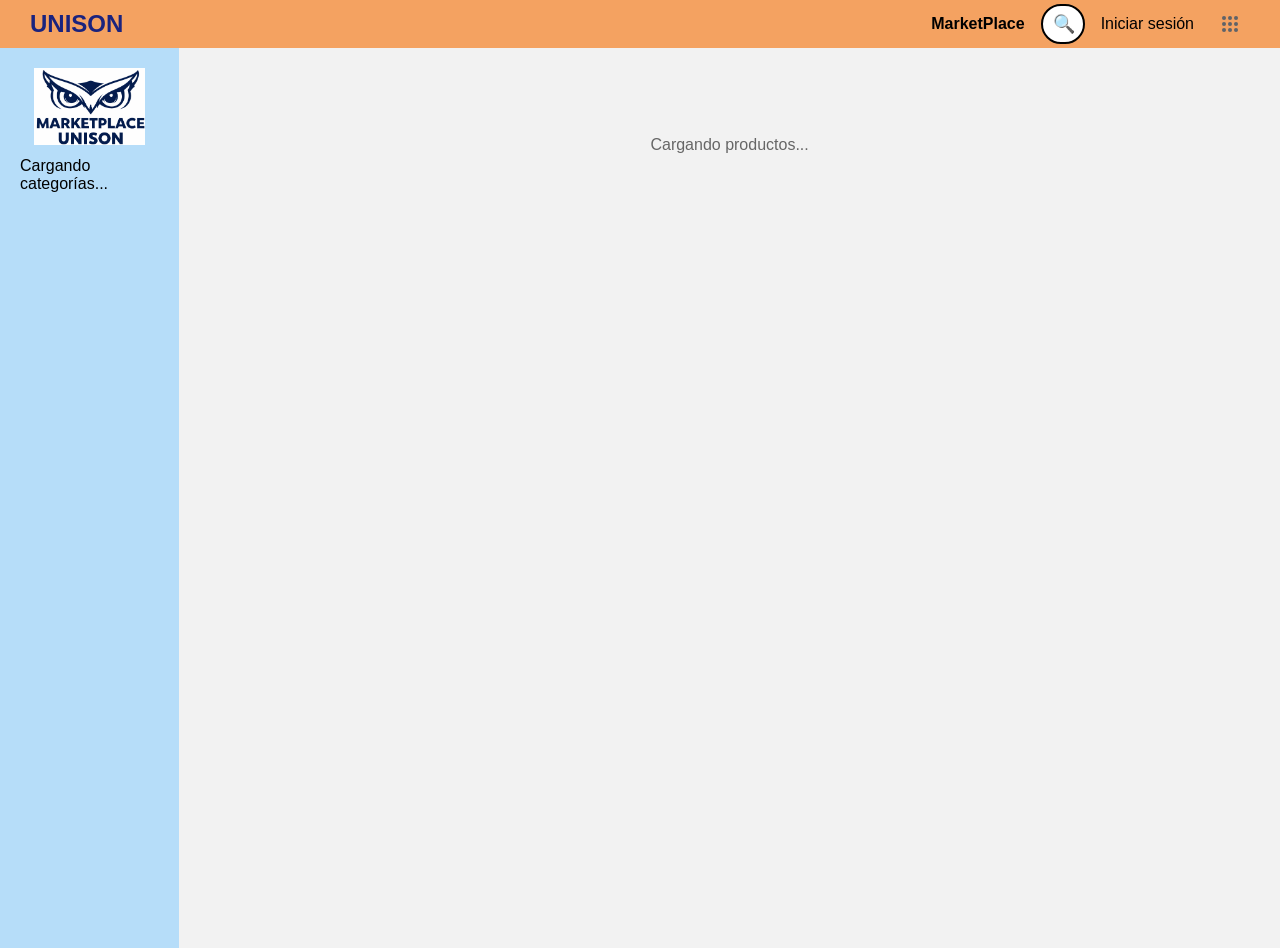
<file: index.html>
<!DOCTYPE html>
<html lang="en">
<head>
    <meta charset="UTF-8">
    <title>Redirecting...</title>
    <script type="text/javascript">
        window.location.href = "/html/main.html";
    </script>
</head>
<body>
    <p>If you are not redirected, <a href="/html/main.html">click here</a>.</p>
</body>
</html>
</file>
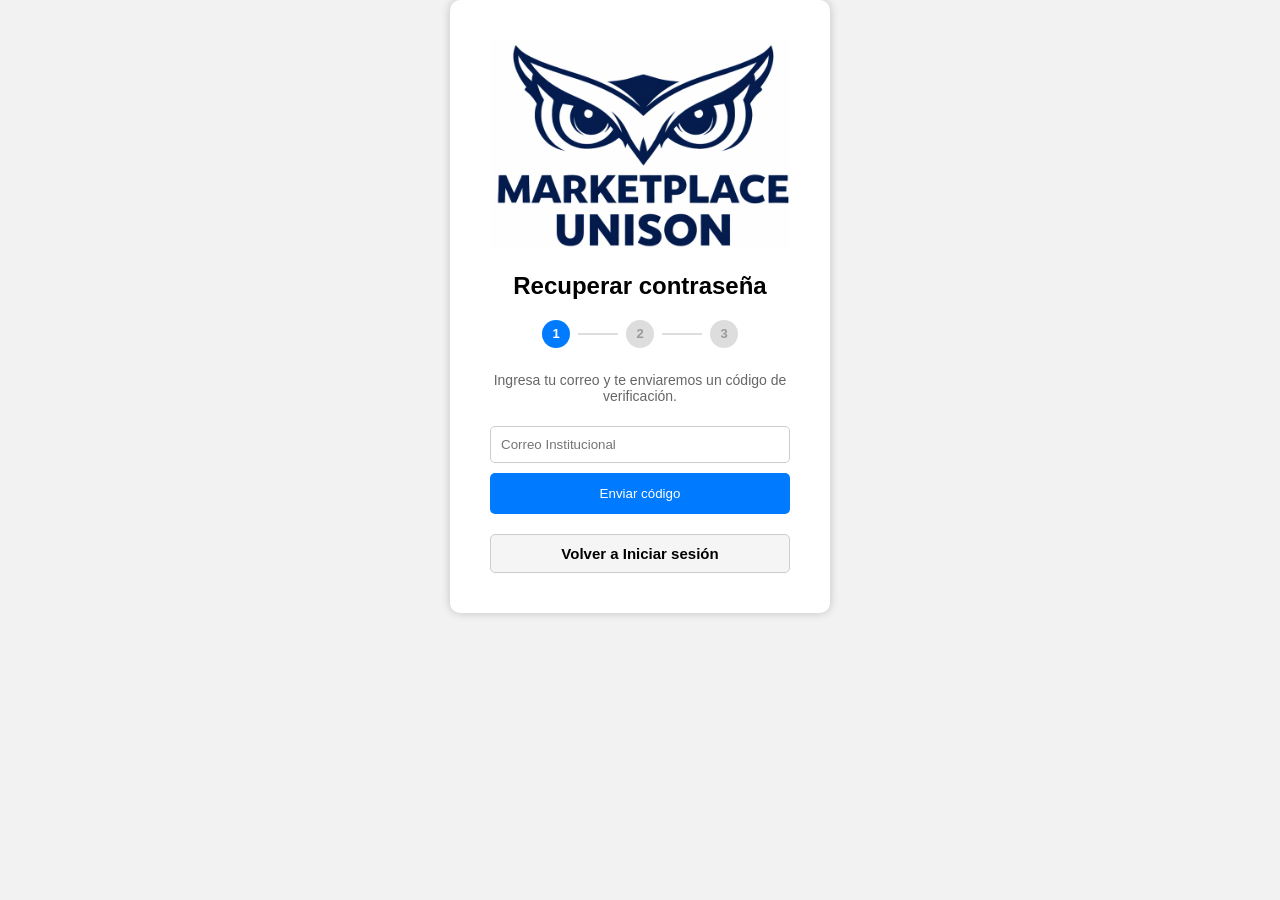
<file: html/accountRecovery.html>
<!DOCTYPE html>
<html lang="es">
<head>
    <meta charset="UTF-8">
    <meta name="viewport" content="width=device-width, initial-scale=1.0">
    <link rel="stylesheet" href="../css/styleLogin.css">
    <title>Recuperación de cuenta</title>
    <style>
        /* Indicador de pasos */
        .pasos {
            display: flex;
            justify-content: center;
            align-items: center;
            gap: 8px;
            margin-bottom: 24px;
        }
        .paso {
            width: 28px;
            height: 28px;
            border-radius: 50%;
            background: #ddd;
            color: #999;
            font-size: 13px;
            font-weight: bold;
            display: flex;
            align-items: center;
            justify-content: center;
        }
        .paso.activo {
            background: #007BFF;
            color: white;
        }
        .paso.completo {
            background: #28a745;
            color: white;
        }
        .linea-paso {
            flex: 1;
            height: 2px;
            background: #ddd;
            max-width: 40px;
        }
        .linea-paso.completa {
            background: #28a745;
        }
        /* Secciones del formulario */
        .seccion { display: none; }
        .seccion.activa { display: block; }

        /* Campos de código */
        .codigo-container {
            display: flex;
            gap: 8px;
            justify-content: center;
            margin: 12px 0;
        }
        .codigo-container input {
            width: 40px !important;
            height: 48px;
            text-align: center;
            font-size: 20px;
            font-weight: bold;
            padding: 0 !important;
            border: 2px solid #ccc;
            border-radius: 8px;
        }
        .codigo-container input:focus {
            border-color: #007BFF;
            outline: none;
        }
        /* Demo badge */
        .badge-demo {
            background: #fff3cd;
            border: 1px solid #ffc107;
            border-radius: 6px;
            padding: 8px 12px;
            font-size: 13px;
            color: #856404;
            margin-top: 10px;
            text-align: center;
        }
        /* Fuerza de contraseña */
        .barra-fuerza {
            height: 5px;
            border-radius: 3px;
            margin-top: 6px;
            transition: all 0.3s;
            background: #ddd;
        }
        .fuerza-debil   { background: #dc3545; width: 33%; }
        .fuerza-media   { background: #ffc107; width: 66%; }
        .fuerza-fuerte  { background: #28a745; width: 100%; }
        .texto-fuerza {
            font-size: 12px;
            margin-top: 4px;
            color: #666;
        }
        p.subtitulo {
            color: #666;
            font-size: 14px;
            text-align: center;
            margin-bottom: 12px;
        }
        #mensaje-recovery {
            margin-top: 10px;
            font-size: 14px;
            text-align: center;
        }
        .reenviar-link {
            display: block;
            text-align: center;
            margin-top: 10px;
            color: #007BFF;
            cursor: pointer;
            font-size: 14px;
            background: none;
            border: none;
            padding: 0;
            text-decoration: underline;
        }
        .reenviar-link:disabled {
            color: #999;
            text-decoration: none;
            cursor: default;
        }
    </style>
</head>

<body>
<div class="contenedor">
    <form class="login" id="form-recovery" action="#">

        <img src="../marketplace_unison.png" alt="Logo">
        <h2>Recuperar contraseña</h2>

        <!-- Indicador de pasos -->
        <div class="pasos">
            <div class="paso activo" id="icono-paso-1">1</div>
            <div class="linea-paso" id="linea-1-2"></div>
            <div class="paso" id="icono-paso-2">2</div>
            <div class="linea-paso" id="linea-2-3"></div>
            <div class="paso" id="icono-paso-3">3</div>
        </div>

        <!-- PASO 1: Ingresar correo -->
        <div class="seccion activa" id="seccion-1">
            <p class="subtitulo">Ingresa tu correo y te enviaremos un código de verificación.</p>
            <input type="email" id="correo" placeholder="Correo Institucional" required>
            <button type="button" id="btn-solicitar">Enviar código</button>
            <div id="badge-demo" class="badge-demo" style="display:none;"></div>
        </div>

        <!-- PASO 2: Verificar código -->
        <div class="seccion" id="seccion-2">
            <p class="subtitulo" id="texto-correo-enviado">Ingresa el código de 6 dígitos enviado a tu correo.</p>
            <div class="codigo-container">
                <input type="text" maxlength="1" class="digito-codigo" inputmode="numeric">
                <input type="text" maxlength="1" class="digito-codigo" inputmode="numeric">
                <input type="text" maxlength="1" class="digito-codigo" inputmode="numeric">
                <input type="text" maxlength="1" class="digito-codigo" inputmode="numeric">
                <input type="text" maxlength="1" class="digito-codigo" inputmode="numeric">
                <input type="text" maxlength="1" class="digito-codigo" inputmode="numeric">
            </div>
            <button type="button" id="btn-verificar">Verificar código</button>
            <button type="button" class="reenviar-link" id="btn-reenviar" disabled>Reenviar código (60s)</button>
        </div>

        <!-- PASO 3: Nueva contraseña -->
        <div class="seccion" id="seccion-3">
            <p class="subtitulo">Escoge una nueva contraseña segura.</p>
            <input type="password" id="nueva-pass" placeholder="Nueva contraseña" oninput="verificarFuerza(this.value)">
            <div class="barra-fuerza" id="barra-fuerza"></div>
            <div class="texto-fuerza" id="texto-fuerza"></div>
            <input type="password" id="confirmar-pass" placeholder="Confirmar contraseña" style="margin-top:10px;">
            <button type="button" id="btn-cambiar">Guardar nueva contraseña</button>
        </div>

        <!-- Mensaje global -->
        <div id="mensaje-recovery"></div>

        <a href="login.html" class="boton">Volver a Iniciar sesión</a>

    </form>
</div>

<script>
// ============================================================
// ARCHIVO: javascript (inline) — accountRecovery.html
// ============================================================

let correoGlobal   = '';
let timerReenvio   = null;

// ── Utilidad para mostrar mensajes ──
function mostrarMensaje(texto, color = 'red') {
    const el = document.getElementById('mensaje-recovery');
    el.style.color = color;
    el.textContent = texto;
}

// ── Avanzar al paso indicado ──
function irAPaso(paso) {
    document.querySelectorAll('.seccion').forEach(s => s.classList.remove('activa'));
    document.getElementById('seccion-' + paso).classList.add('activa');

    for (let i = 1; i <= 3; i++) {
        const icono = document.getElementById('icono-paso-' + i);
        icono.classList.remove('activo', 'completo');
        if (i < paso)  icono.classList.add('completo');
        if (i === paso) icono.classList.add('activo');
    }
    // Líneas
    if (paso > 1) {
        document.getElementById('linea-1-2').classList.add('completa');
    }
    if (paso > 2) {
        document.getElementById('linea-2-3').classList.add('completa');
    }
    document.getElementById('mensaje-recovery').textContent = '';
}

// ── PASO 1: Solicitar código ──
document.getElementById('btn-solicitar').addEventListener('click', async () => {
    const correo = document.getElementById('correo').value.trim();
    if (!correo) { mostrarMensaje('Ingresa tu correo.'); return; }

    const btn = document.getElementById('btn-solicitar');
    btn.disabled = true;
    btn.textContent = 'Enviando...';

    try {
        const res  = await fetch('../back-end/recoverPassword.php', {
            method: 'POST',
            headers: { 'Content-Type': 'application/json' },
            body: JSON.stringify({ correo, accion: 'solicitar' })
        });
        const data = await res.json();

        if (data.exito) {
            correoGlobal = correo;
            document.getElementById('texto-correo-enviado').textContent =
                'Código enviado a ' + correo;

            // Mostrar código en badge de demo (quitar en producción)
            if (data.codigo_demo) {
                const badge = document.getElementById('badge-demo');
                badge.style.display = 'block';
                badge.textContent = '🔧 Demo — Tu código es: ' + data.codigo_demo;
            }

            irAPaso(2);
            iniciarTemporizador();
        } else {
            mostrarMensaje('⚠️ ' + data.error);
        }
    } catch (e) {
        mostrarMensaje('⚠️ Error al conectar con el servidor.');
    } finally {
        btn.disabled = false;
        btn.textContent = 'Enviar código';
    }
});

// ── Código: avance automático entre dígitos ──
document.querySelectorAll('.digito-codigo').forEach((input, idx, all) => {
    input.addEventListener('input', () => {
        input.value = input.value.replace(/\D/, '');
        if (input.value && idx < all.length - 1) all[idx + 1].focus();
    });
    input.addEventListener('keydown', e => {
        if (e.key === 'Backspace' && !input.value && idx > 0) all[idx - 1].focus();
    });
});

// ── PASO 2: Verificar código ──
document.getElementById('btn-verificar').addEventListener('click', async () => {
    const digitos = [...document.querySelectorAll('.digito-codigo')].map(i => i.value).join('');
    if (digitos.length < 6) { mostrarMensaje('⚠️ Ingresa los 6 dígitos.'); return; }

    const btn = document.getElementById('btn-verificar');
    btn.disabled = true;
    btn.textContent = 'Verificando...';

    try {
        const res  = await fetch('../back-end/recoverPassword.php', {
            method: 'POST',
            headers: { 'Content-Type': 'application/json' },
            body: JSON.stringify({ correo: correoGlobal, accion: 'verificar', codigo: digitos })
        });
        const data = await res.json();

        if (data.exito) {
            clearInterval(timerReenvio);
            irAPaso(3);
        } else {
            mostrarMensaje('⚠️ ' + data.error);
        }
    } catch (e) {
        mostrarMensaje('⚠️ Error al conectar con el servidor.');
    } finally {
        btn.disabled = false;
        btn.textContent = 'Verificar código';
    }
});

// ── Temporizador para reenviar ──
function iniciarTemporizador() {
    let segundos = 60;
    const btn = document.getElementById('btn-reenviar');
    btn.disabled = true;

    timerReenvio = setInterval(() => {
        segundos--;
        btn.textContent = 'Reenviar código (' + segundos + 's)';
        if (segundos <= 0) {
            clearInterval(timerReenvio);
            btn.disabled = false;
            btn.textContent = 'Reenviar código';
        }
    }, 1000);
}

document.getElementById('btn-reenviar').addEventListener('click', () => {
    document.getElementById('btn-solicitar').click();
});

// ── Fuerza de contraseña ──
function verificarFuerza(valor) {
    const barra = document.getElementById('barra-fuerza');
    const texto = document.getElementById('texto-fuerza');
    barra.className = 'barra-fuerza';

    if (!valor) { texto.textContent = ''; return; }

    const tieneNum   = /\d/.test(valor);
    const tieneMay   = /[A-Z]/.test(valor);
    const tieneEsp   = /[^A-Za-z0-9]/.test(valor);
    const largo      = valor.length >= 8;

    const puntos = [tieneNum, tieneMay, tieneEsp, largo].filter(Boolean).length;

    if (puntos <= 1) {
        barra.classList.add('fuerza-debil');
        texto.textContent = 'Contraseña débil';
        texto.style.color = '#dc3545';
    } else if (puntos <= 3) {
        barra.classList.add('fuerza-media');
        texto.textContent = 'Contraseña aceptable';
        texto.style.color = '#856404';
    } else {
        barra.classList.add('fuerza-fuerte');
        texto.textContent = 'Contraseña fuerte ✓';
        texto.style.color = '#155724';
    }
}

// ── PASO 3: Cambiar contraseña ──
document.getElementById('btn-cambiar').addEventListener('click', async () => {
    const nueva     = document.getElementById('nueva-pass').value;
    const confirmar = document.getElementById('confirmar-pass').value;

    if (!nueva || nueva.length < 4) {
        mostrarMensaje('⚠️ La contraseña debe tener al menos 4 caracteres.');
        return;
    }
    if (nueva !== confirmar) {
        mostrarMensaje('⚠️ Las contraseñas no coinciden.');
        return;
    }

    const btn = document.getElementById('btn-cambiar');
    btn.disabled = true;
    btn.textContent = 'Guardando...';

    try {
        const res  = await fetch('../back-end/recoverPassword.php', {
            method: 'POST',
            headers: { 'Content-Type': 'application/json' },
            body: JSON.stringify({ correo: correoGlobal, accion: 'cambiar', nueva_password: nueva })
        });
        const data = await res.json();

        if (data.exito) {
            mostrarMensaje('✅ ' + data.mensaje + ' Redirigiendo...', 'green');
            setTimeout(() => { window.location.href = 'login.html'; }, 2000);
        } else {
            mostrarMensaje('⚠️ ' + data.error);
        }
    } catch (e) {
        mostrarMensaje('⚠️ Error al conectar con el servidor.');
    } finally {
        btn.disabled = false;
        btn.textContent = 'Guardar nueva contraseña';
    }
});
</script>

</body>
</html>
</file>
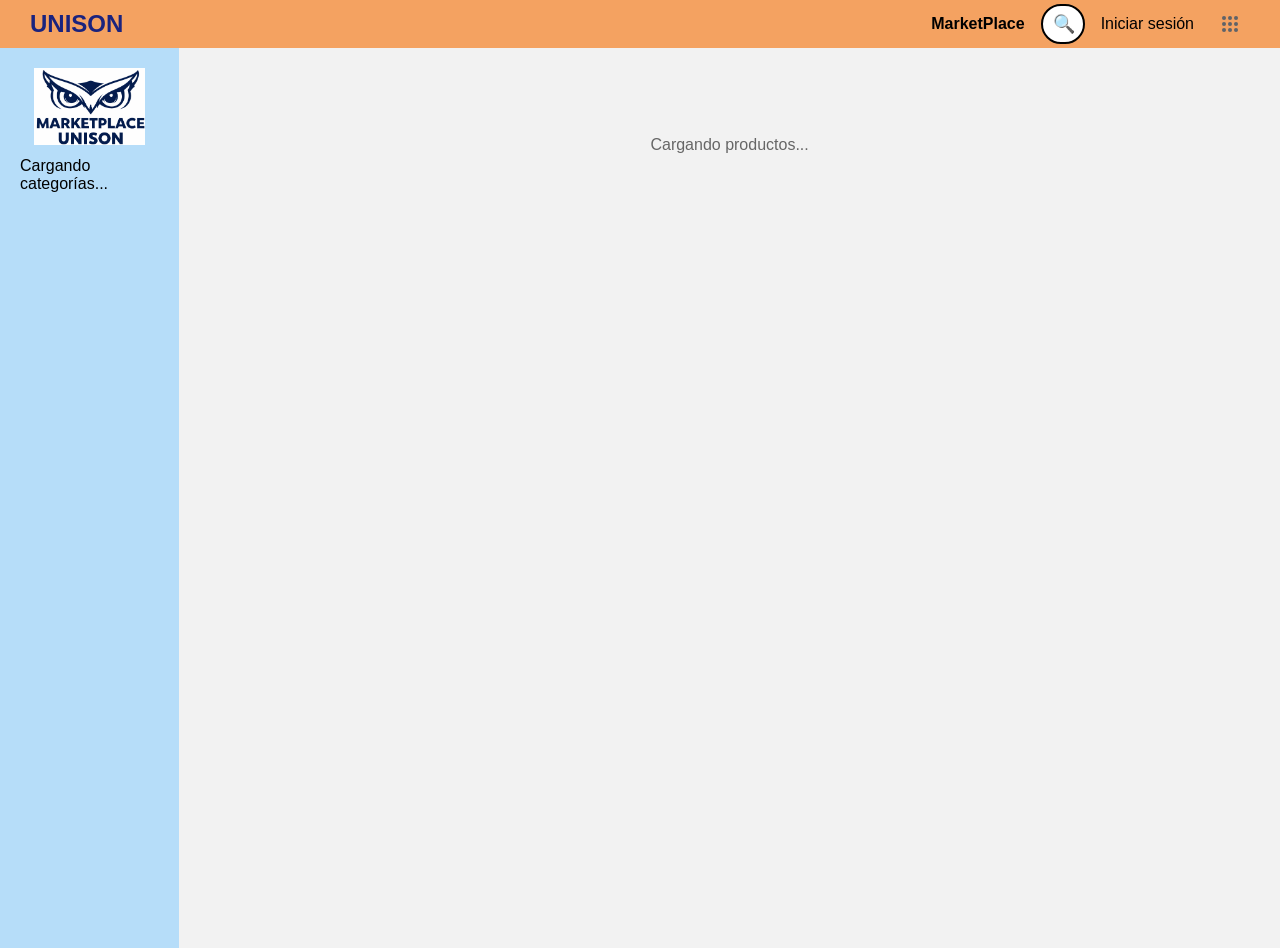
<file: html/chat.html>
<!DOCTYPE html>
<html lang="es">
<head>
    <meta charset="UTF-8">
    <meta name="viewport" content="width=device-width, initial-scale=1.0">
    <title>Chat | Marketplace Unison</title>
    <link rel="stylesheet" href="../css/styleMain.css">
    <link rel="stylesheet" href="../css/styleChat.css"> </head>
<body>

    <header class="chat-header">
        <button onclick="window.history.back()" class="btn-volver">⬅ Volver</button>
        <div class="info-contacto">
            <div class="avatar-mini">👤</div>
            <div>
                <h3 id="chat-nombre-vendedor">Cargando vendedor...</h3>
                <p id="chat-titulo-producto" class="subtitulo-prod">Cargando producto...</p>
            </div>
        </div>
    </header>

    <main class="chat-contenedor" id="caja-mensajes">
        <div class="mensaje-sistema">Iniciando conversación segura...</div>
    </main>

    <footer class="chat-input-area">
        <input type="text" id="input-mensaje" placeholder="Escribe un mensaje..." autocomplete="off">
        <button id="btn-enviar-mensaje">Enviar </button>
    </footer>

    <script src="../javascript/chat.js"></script>
</body>
</html>
</file>
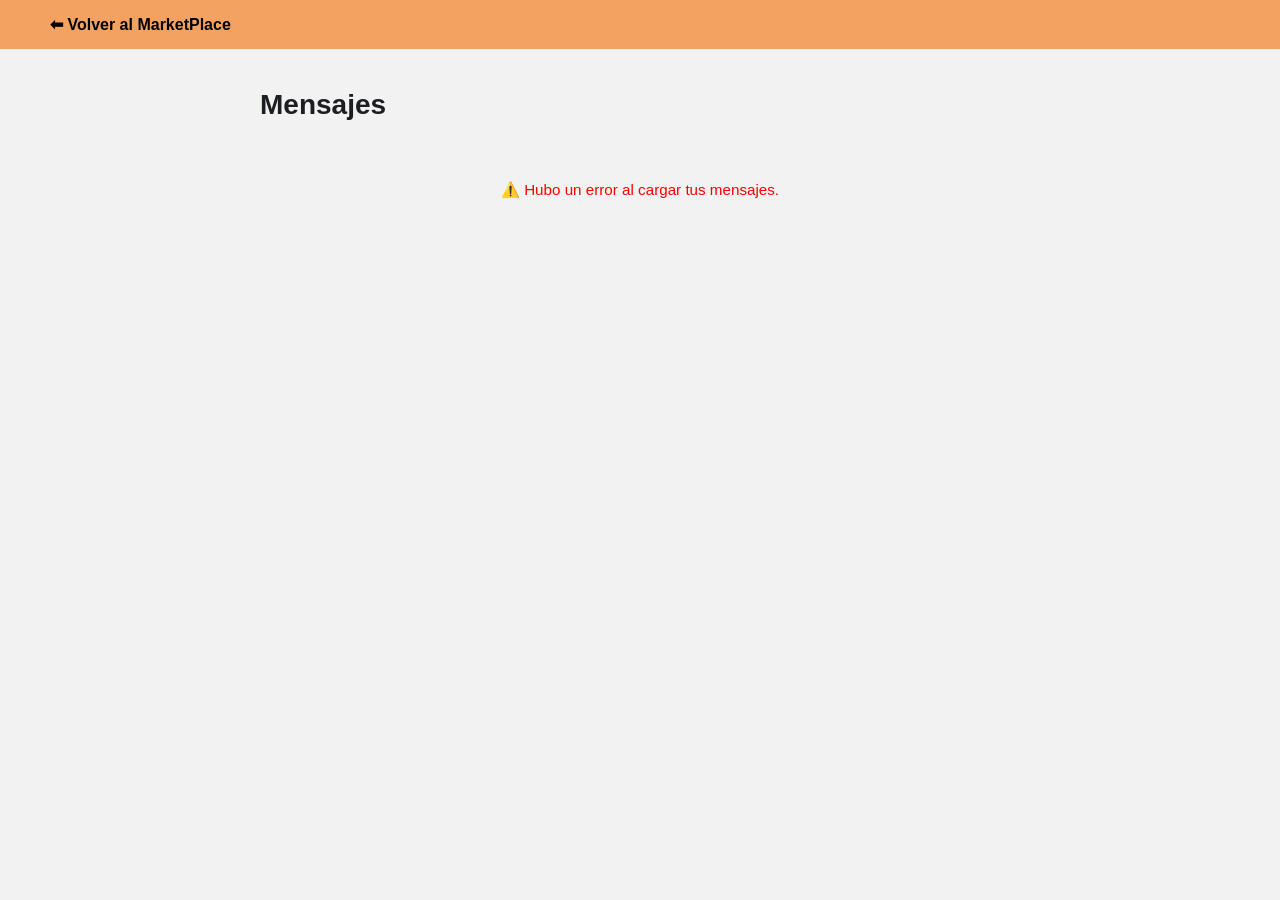
<file: html/inbox.html>
<!-- Pagína donde se encuentra todos los chats que
    ha tenido el usuario-->
<!DOCTYPE html>
<html lang="es">
<head>
    <meta charset="UTF-8">
    <meta name="viewport" content="width=device-width, initial-scale=1.0">
    <title>Mis Chats | Marketplace Unison</title>
    <link rel="stylesheet" href="../css/styleMain.css">
    <style>
        /* Estilos específicos para la bandeja (puedes pasarlos a un styleBandeja.css si prefieres) */
        .contenedor-bandeja {
            max-width: 800px;
            margin: 40px auto;
            padding: 0 20px;
        }
        .titulo-bandeja {
            font-size: 28px;
            margin-bottom: 20px;
            color: #1c1e21;
        }
        .lista-chats {
            display: flex;
            flex-direction: column;
            gap: 10px;
        }
        .tarjeta-chat {
            display: flex;
            align-items: center;
            gap: 15px;
            padding: 15px;
            background-color: #fff;
            border-radius: 12px;
            box-shadow: 0 2px 5px rgba(0,0,0,0.05);
            cursor: pointer;
            transition: background-color 0.2s ease, transform 0.1s ease;
            text-decoration: none;
            color: inherit;
        }
        .tarjeta-chat:hover {
            background-color: #f0f2f5;
            transform: translateY(-2px);
        }
        .avatar-chat {
            width: 60px;
            height: 60px;
            background-color: #e4e6eb;
            border-radius: 50%;
            display: flex;
            align-items: center;
            justify-content: center;
            font-size: 28px;
            flex-shrink: 0;
        }
        .info-chat {
            flex-grow: 1;
            overflow: hidden;
        }
        .nombre-contacto {
            font-weight: bold;
            font-size: 16px;
            margin: 0 0 4px 0;
        }
        .titulo-producto-chat {
            font-size: 13px;
            color: #0084ff;
            margin: 0 0 4px 0;
            white-space: nowrap;
            overflow: hidden;
            text-overflow: ellipsis;
        }
        .ultimo-mensaje {
            font-size: 14px;
            color: #65676b;
            margin: 0;
            white-space: nowrap;
            overflow: hidden;
            text-overflow: ellipsis;
        }
        .estado-vacio {
            text-align: center;
            padding: 40px;
            color: #888;
        }
       /* ---------------------------------------------------
       FORZAR QUE LA CABECERA SE VEA EN EL PRODUCTO
       --------------------------------------------------- */

        .header {
            display: block !important; /* El !important es como un manotazo en la mesa para que ignore el otro CSS */
            width: 100%;
            /*background-color: #ffffff; !* O el color naranja que estés usando *!*/
        }

        .cabecera {
            display: flex !important;
            align-items: center;
            padding: 15px 20px;
        }

        h4{ display: flex !important;
            cursor: pointer;
        }
    </style>
</head>
<body>

    <header class="header">
        <div class="cabecera">
            <h4 onclick="window.location.href='main.html'" >⬅ Volver al MarketPlace</h4>
        </div>
    </header>

    <main class="contenedor-bandeja">
        <h1 class="titulo-bandeja">Mensajes</h1>

        <div class="lista-chats" id="contenedor-lista-chats">
            <div class="estado-vacio">Cargando tus conversaciones... ⏳</div>
        </div>
    </main>

    <script src="../javascript/inbox.js"></script>
</body>
</html>
</file>
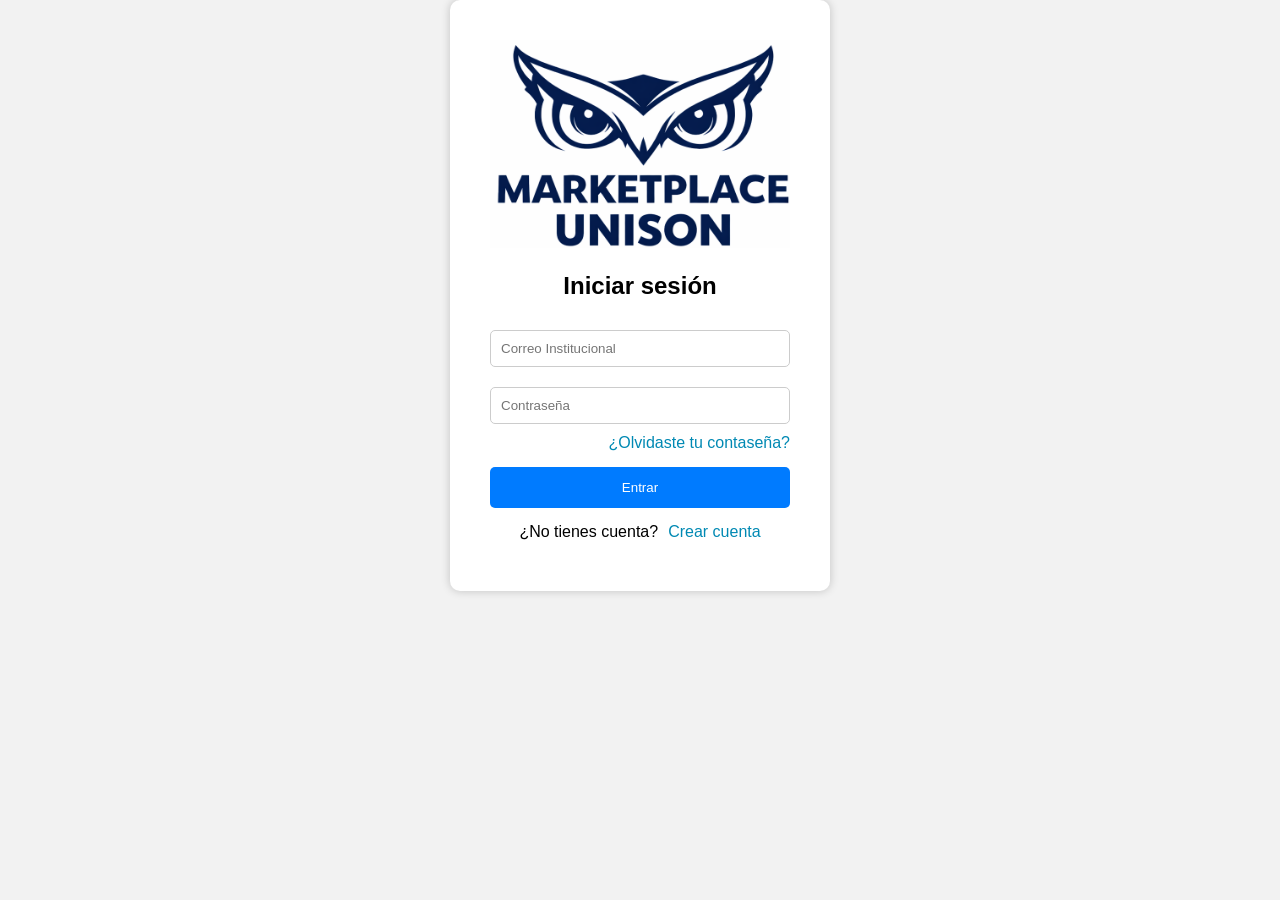
<file: html/login.html>
<!DOCTYPE html>
<html lang="es">

<head>
    <meta charset="UTF-8">
    <meta name="viewport" content="width=device-width, initial-scale=1.0">
    <link rel="stylesheet" href="../css/styleLogin.css">
    <title>Login</title>

</head>

<body>
<div class="contenedor">

    <form class="login" action="#" id="form-login" >
        <div class="imagen">
             <img src="../marketplace_unison.png" alt="[Imagen]">
        </div>

        <h2>Iniciar sesión</h2>

        <input type="email" id="correo" placeholder="Correo Institucional" pattern=".+@unison\.mx$"
               title="Debes usar tu correo institucional de la Unison" aria-label="correo" required>

        <input type="password" id="contra" placeholder="Contraseña" aria-label="contra" required>

        <div style="display: block; width: 100%; text-align: right; margin-bottom: 15px;:" >
            <a href="accountRecovery.html" class="link">¿Olvidaste tu contaseña?</a>
        </div>

        <button type="submit">Entrar</button>

        <div style="display: flex; width: 100%; justify-content: center; text-align: center; margin-top: 15px; gap:10px;" >
            <p style="margin: 0">¿No tienes cuenta? </p>
            <a href="newAccount.html" class="link">Crear cuenta</a>
        </div>

         <div id="mensaje-error" style="color: red; margin-top: 10px;"></div>


    </form>
</div>

<script src="../javascript/login.js"></script>

</body>
</html>
</file>
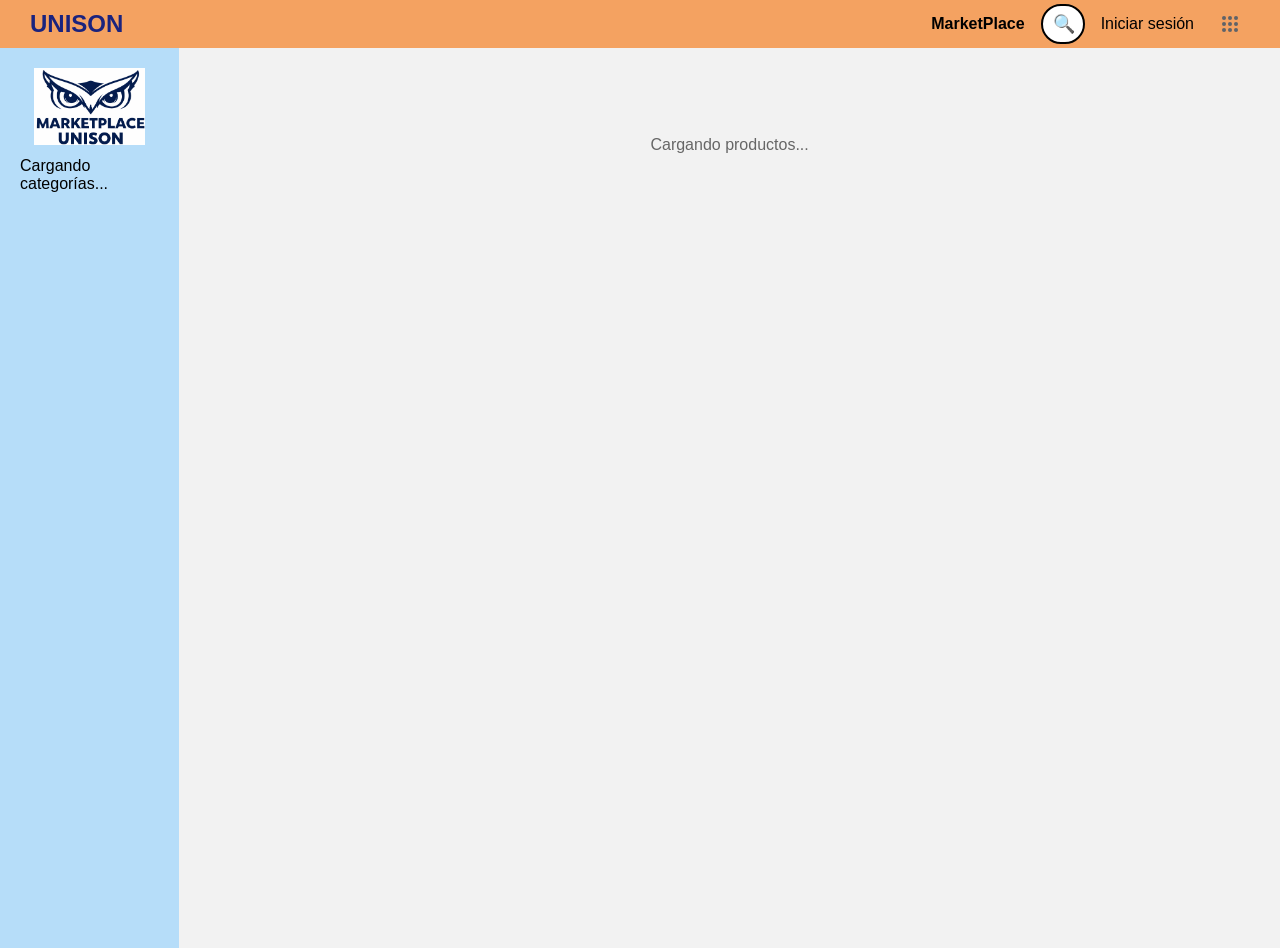
<file: html/main.html>
<!DOCTYPE html>
<html lang="es">
<head>
    <meta charset="UTF-8">
    <meta name="viewport" content="width=device-width, initial-scale=1.0">
    <link rel="stylesheet" href="../css/styleMain.css">
    <title>Marketplace Unison</title>
</head>
<body>

  <header class="header">
    <h1 >UNISON</h1>

    <div class="cabecera">
      <h4 id="titulo">MarketPlace</h4>

        <div class="search-container">
            <input type="text" id="inputBuscar" class="search-input" placeholder="Buscar productos..." oninput="manejarBusqueda()" >
            <div class="search-icon">🔍</div>
        </div>

        <a href="login.html" id="btn-login">Iniciar sesión</a>
        <!-- locura-->
        <div class="menu-waffle-contenedor">

            <button class="btn-waffle" id="btn-waffle" aria-label="Menú de opciones">
                <svg viewBox="0 0 24 24" width="24" height="24" fill="currentColor">
                    <circle cx="6" cy="6" r="2"></circle>
                    <circle cx="12" cy="6" r="2"></circle>
                    <circle cx="18" cy="6" r="2"></circle>
                    <circle cx="6" cy="12" r="2"></circle>
                    <circle cx="12" cy="12" r="2"></circle>
                    <circle cx="18" cy="12" r="2"></circle>
                    <circle cx="6" cy="18" r="2"></circle>
                    <circle cx="12" cy="18" r="2"></circle>
                    <circle cx="18" cy="18" r="2"></circle>
                </svg>
            </button>

            <div class="dropdown-waffle" id="dropdown-waffle">
                <a href="perfil.html" class="item-dropdown">👤 Mi Perfil</a>
                <a href="post.html" class="item-dropdown">➕ Crear Publicación</a>
                <a href="settings.html" class="item-dropdown">⚙️ Configuraciones</a>

                <div class="divisor-dropdown"></div>
                <a href="../back-end/logout.php" class="item-dropdown text-rojo">Cerrar Sesión</a>
            </div>

        </div>
        <!--fin locura-->
    </div>
  </header>



  <div class="divisor">

    <aside class="sidebar">
        <img src="../marketplace_unison.png" alt="Logo" id="logo">

      <nav>
          <div id="contenedorFiltros">
              <p>Cargando categorías...</p>
          </div>
      </nav>

    </aside>

    <main>
        <p class="info-resultados" id="infoResultados"></p>
        <div class="grid-productos" id="gridProductos">
            <div class="estado-cargando">Cargando productos...</div>
        </div>
    </main>

  </div>

  <script src="../javascript/searchProducts.js"></script>
  <script>
       // ========================================================
      // LÓGICA DEL MENÚ WAFFLE
      // ========================================================
      document.addEventListener("DOMContentLoaded", () => {
          const btnWaffle = document.getElementById("btn-waffle");
          const dropdownWaffle = document.getElementById("dropdown-waffle");

          if (btnWaffle && dropdownWaffle) {
              // 1. Abrir/Cerrar al darle clic al ícono
              btnWaffle.addEventListener("click", (evento) => {
                  evento.stopPropagation(); // Evita que el clic se propague al resto de la página
                  dropdownWaffle.classList.toggle("activo");
              });

              // 2. Cerrar el menú si le das clic a cualquier otra parte de la pantalla
              document.addEventListener("click", (evento) => {
                  if (!dropdownWaffle.contains(evento.target)) {
                      dropdownWaffle.classList.remove("activo");
                  }
              });
          }
      });
  </script>
</body>
</html>
</file>
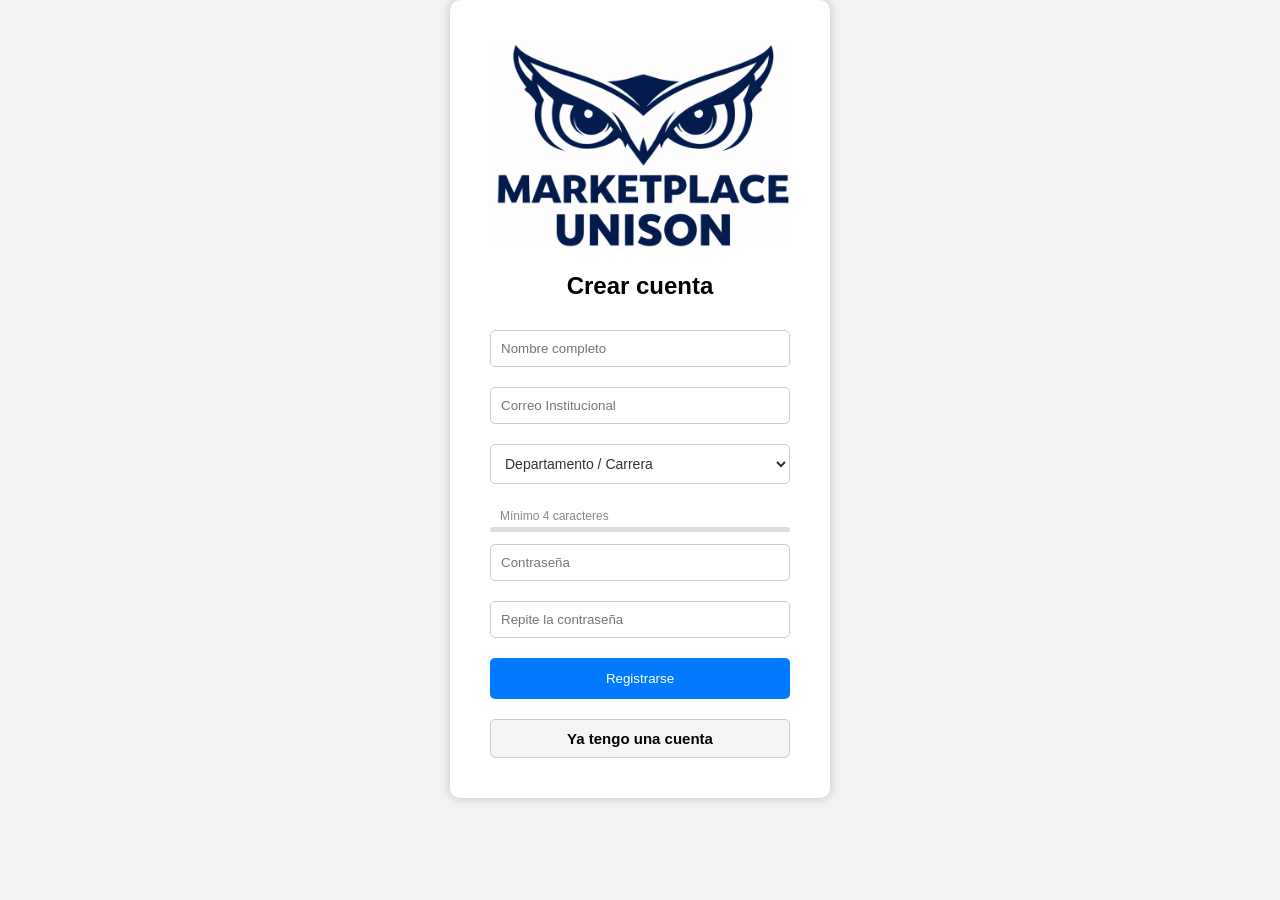
<file: html/newAccount.html>
<!DOCTYPE html>
<html lang="es">
<head>

  <meta charset="UTF-8">
  <meta name="viewport" content="width=device-width, initial-scale=1.0">
  <link rel="stylesheet" href="../css/styleLogin.css">
  <title>Registro</title>
  <style>
    .login select {
        width: 100%;
        padding: 10px;
        margin: 10px 0;
        border: 1px solid #ccc;
        border-radius: 5px;
        box-sizing: border-box;
        background: white;
        font-size: 14px;
        color: #333;
    }
    .barra-fuerza {
        height: 5px;
        border-radius: 3px;
        margin-top: 4px;
        background: #ddd;
        transition: all 0.3s;
    }
    .fuerza-debil  { background: #dc3545; width: 33%; }
    .fuerza-media  { background: #ffc107; width: 66%; }
    .fuerza-fuerte { background: #28a745; width: 100%; }
    .texto-fuerza  { font-size: 12px; margin-top: 2px; color: #666;  }
    #mensaje-registro { margin-top: 10px; font-size: 14px; text-align: center; }
    .req-pass {
        font-size: 12px;
        color: #888;
        margin: 15px 0 0 10px;

    }
  </style>

</head>
<body>
    <div class="contenedor">
        <form class="login" action="#" id="form-registro">

          <img src="../marketplace_unison.png" alt="Logo">
          <h2>Crear cuenta</h2>

            <input type="text" id="nombre" placeholder="Nombre completo" aria-label="nombre" required>

            <input type="email" id="correo" placeholder="Correo Institucional" aria-label="correo" pattern=".+@unison\.mx$" required>

            <select id="departamento" aria-label="departamento" required>
                <option value="" disabled selected>Departamento / Carrera</option>
                <option value="Física">Física</option>
                <option value="Matemáticas">Matemáticas</option>
                <option value="Ingeniería Industrial">Ingeniería Industrial</option>
                <option value="Ingeniería en Sistemas">Ingeniería en Sistemas</option>
                <option value="Ingeniería Civil">Ingeniería Civil</option>
                <option value="Ingeniería Química">Ingeniería Química</option>
                <option value="Medicina">Medicina</option>
                <option value="Enfermería">Enfermería</option>
                <option value="Derecho">Derecho</option>
                <option value="Administración">Administración</option>
                <option value="Contabilidad">Contabilidad</option>
                <option value="Psicología">Psicología</option>
                <option value="Comunicación">Comunicación</option>
                <option value="Arquitectura">Arquitectura</option>
                <option value="Otro">Otro</option>
            </select>

            <p class="req-pass" >Mínimo 4 caracteres</p>
             <div class="barra-fuerza" id="barra-fuerza-reg"></div>
            <div class="texto-fuerza" id="texto-fuerza-reg"></div>

            <input type="password" id="contra1" placeholder="Contraseña" aria-label="contra"
                   required oninput="verificarFuerzaReg(this.value)">
            <input type="password" id="contra2" placeholder="Repite la contraseña" aria-label="contra2" required>
            <div id="mensaje-registro"></div>

            <button type="submit" id="btn-registrar">Registrarse</button>


            <a href="login.html" class="boton">Ya tengo una cuenta</a>
        </form>
    </div>

<script>
// ============================================================
// ARCHIVO: javascript (inline) — newAccount.html
// ============================================================

function verificarFuerzaReg(valor) {
    const barra = document.getElementById('barra-fuerza-reg');
    const texto = document.getElementById('texto-fuerza-reg');
    barra.className = 'barra-fuerza';
    if (!valor) { texto.textContent = ''; return; }

    const tieneNum = /\d/.test(valor);
    const tieneMay = /[A-Z]/.test(valor);
    const tieneEsp = /[^A-Za-z0-9]/.test(valor);
    const largo    = valor.length >= 4;
    const puntos   = [tieneNum, tieneMay, tieneEsp, largo].filter(Boolean).length;

    if (puntos <= 1) {
        barra.classList.add('fuerza-debil');
        texto.textContent = 'Contraseña débil';
        texto.style.color = '#dc3545';
    } else if (puntos <= 3) {
        barra.classList.add('fuerza-media');
        texto.textContent = 'Contraseña aceptable';
        texto.style.color = '#856404';
    } else {
        barra.classList.add('fuerza-fuerte');
        texto.textContent = 'Contraseña fuerte ✓';
        texto.style.color = '#155724';
    }
}


document.getElementById('form-registro').addEventListener('submit', async (e) => {
    e.preventDefault();


    const msgEl     = document.getElementById('mensaje-registro');
    const nombre    = document.getElementById('nombre').value.trim();
    const correo    = document.getElementById('correo').value.trim();
    const depto     = document.getElementById('departamento').value;
    const pass1     = document.getElementById('contra1').value;
    const pass2     = document.getElementById('contra2').value;
    const btn       = document.getElementById('btn-registrar');

    // Validaciones
    if (!nombre || !correo || !depto || !pass1 || !pass2) {
        msgEl.style.color = 'red';
        msgEl.textContent = 'Completa todos los campos.';
        return;
    }
    if (pass1.length < 4) {
        msgEl.style.color = 'red';
        msgEl.textContent = 'La contraseña debe tener al menos 4 caracteres.';
        return;
    }
    if (pass1 !== pass2) {
        msgEl.style.color = 'red';
        msgEl.textContent = 'Las contraseñas no coinciden.';
        return;
    }

    // Verificamos si el correo termina exactamente con el dominio
    const dominioPermitido = "@unison.mx";
    if (!correo.endsWith(dominioPermitido)) {
        alert("Por favor, utiliza tu correo institucional de la Unison.");
        return; // Detenemos la función, no enviamos nada al servidor
    }


    console.log("Correo válido, enviando al servidor...");

    btn.disabled     = true;
    msgEl.style.color = 'blue';
    msgEl.textContent = 'Creando cuenta...';

    try {
        const res  = await fetch('../back-end/register.php', {
            method: 'POST',
            headers: { 'Content-Type': 'application/json' },
            body: JSON.stringify({ nombre, correo, password: pass1, departamento: depto })
        });
        const data = await res.json();

        if (data.exito) {
            msgEl.style.color = 'green';
            msgEl.textContent =  data.mensaje + ' Redirigiendo...';
            setTimeout(() => { window.location.href = 'main.html'; }, 1200);
        } else {
            msgEl.style.color = 'red';
            msgEl.textContent = 'No se pudo crear la cuenta: ' + data.error;
        }
    } catch (err) {
        msgEl.style.color = 'red';
        msgEl.textContent = 'Error al conectar con el servidor.';
    } finally {
        btn.disabled = false;
    }
});
</script>

</body>

</html>
</file>
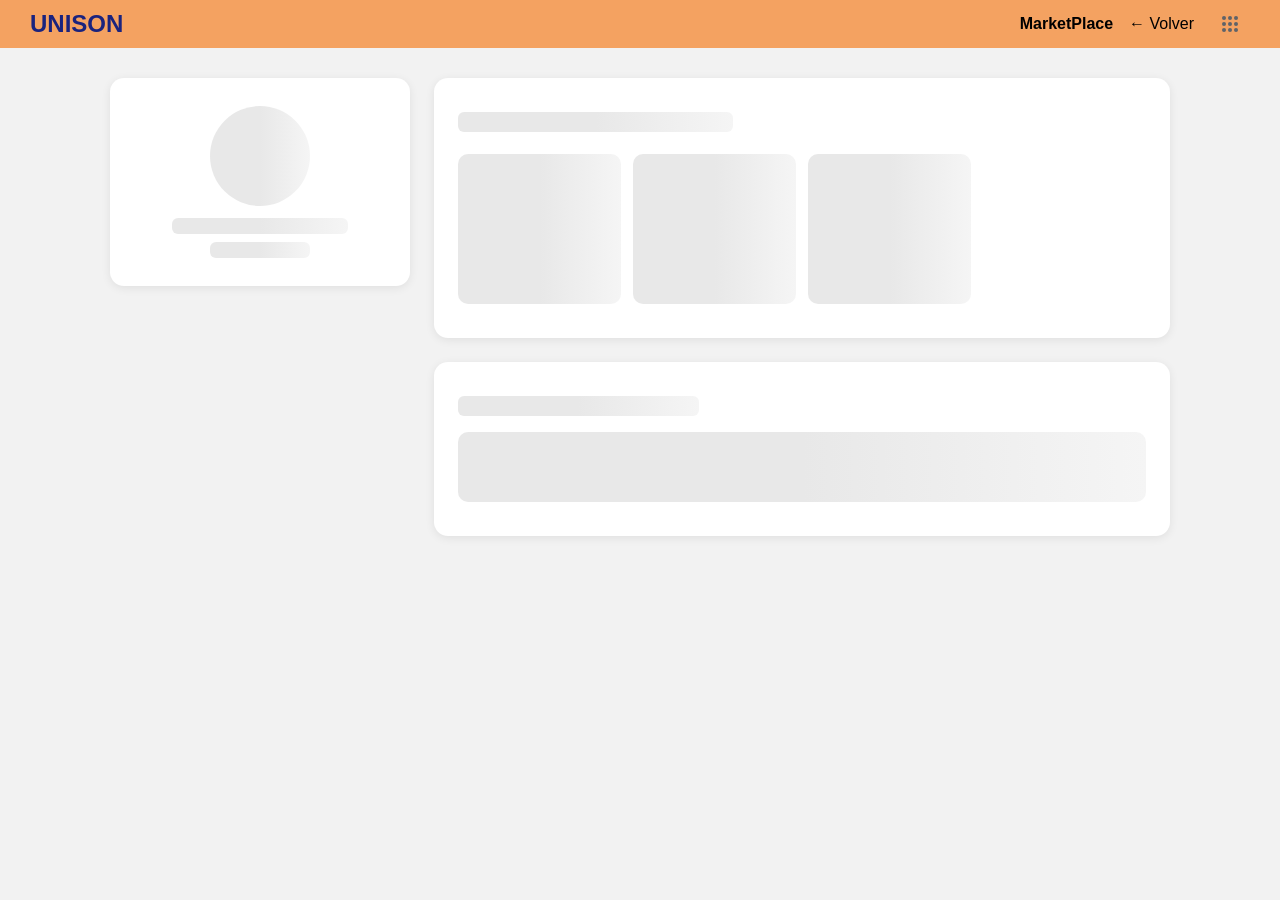
<file: html/perfil.html>
<!DOCTYPE html>
<html lang="es">
<head>
    <meta charset="UTF-8">
    <meta name="viewport" content="width=device-width, initial-scale=1.0">
    <link rel="stylesheet" href="../css/styleMain.css">
    <title>Mi Perfil — Marketplace Unison</title>
    <style>
        /* ── Variables ── */
        :root {
            --naranja: #f4a261;
            --azul-dark: #1a237e;
            --azul-acento: #007BFF;
            --gris-fondo: #f2f2f2;
            --blanco: #fff;
            --borde: #e0e0e0;
            --texto: #1a1a1a;
            --secundario: #666;
            --sombra: 0 2px 10px rgba(0,0,0,0.08);
        }

        body { background: var(--gris-fondo); font-family: Arial, Helvetica, sans-serif; margin: 0; }

        /* ── Layout ── */
        .perfil-wrapper {
            max-width: 1100px;
            margin: 30px auto;
            padding: 0 20px;
            display: grid;
            grid-template-columns: 300px 1fr;
            gap: 24px;
        }

        /* ── Tarjeta izquierda (info del usuario) ── */
        .card {
            background: var(--blanco);
            border-radius: 14px;
            box-shadow: var(--sombra);
            padding: 28px 24px;
        }

        /* Avatar */
        .avatar-contenedor {
            display: flex;
            flex-direction: column;
            align-items: center;
            gap: 12px;
            border-bottom: 1px solid var(--borde);
            padding-bottom: 20px;
            margin-bottom: 20px;
        }

        .avatar {
            width: 100px;
            height: 100px;
            border-radius: 50%;
            object-fit: cover;
            border: 3px solid var(--naranja);
        }

        .avatar-placeholder {
            width: 100px;
            height: 100px;
            border-radius: 50%;
            background: linear-gradient(135deg, var(--naranja), var(--azul-dark));
            display: flex;
            align-items: center;
            justify-content: center;
            font-size: 38px;
            color: white;
            border: 3px solid var(--naranja);
            font-weight: bold;
        }

        .nombre-perfil {
            font-size: 20px;
            font-weight: 700;
            color: var(--azul-dark);
            text-align: center;
            margin: 0;
        }

        .badge-tipo {
            background: var(--naranja);
            color: white;
            font-size: 12px;
            font-weight: 600;
            padding: 3px 12px;
            border-radius: 999px;
            text-transform: capitalize;
        }

        /* Estrellas */
        .estrellas-perfil {
            display: flex;
            align-items: center;
            gap: 4px;
            font-size: 18px;
        }
        .estrellas-perfil span.num {
            font-size: 14px;
            color: var(--secundario);
        }

        /* Info del perfil */
        .info-item {
            display: flex;
            align-items: flex-start;
            gap: 10px;
            padding: 10px 0;
            border-bottom: 1px solid #f5f5f5;
            font-size: 14px;
        }
        .info-item:last-child { border-bottom: none; }
        .info-item .icono { font-size: 18px; flex-shrink: 0; }
        .info-item .etiqueta { color: var(--secundario); font-size: 12px; }
        .info-item .valor { color: var(--texto); font-weight: 500; }

        /* Botón cerrar sesión */
        .btn-cerrar {
            width: 100%;
            margin-top: 18px;
            padding: 11px;
            background: #fff;
            border: 1px solid #dc3545;
            color: #dc3545;
            border-radius: 8px;
            cursor: pointer;
            font-size: 14px;
            font-weight: 600;
            transition: all 0.2s;
        }
        .btn-cerrar:hover { background: #dc3545; color: white; }

        /* ── Columna derecha ── */
        .derecha { display: flex; flex-direction: column; gap: 24px; }

        .card-titulo {
            font-size: 16px;
            font-weight: 700;
            color: var(--azul-dark);
            margin: 0 0 16px 0;
            display: flex;
            align-items: center;
            gap: 8px;
        }
        .card-titulo .count {
            background: var(--azul-acento);
            color: white;
            font-size: 12px;
            padding: 2px 8px;
            border-radius: 999px;
        }

        /* Grid de publicaciones */
        .grid-pub {
            display: grid;
            grid-template-columns: repeat(auto-fill, minmax(160px, 1fr));
            gap: 12px;
        }

        .tarjeta-pub {
            border: 1px solid var(--borde);
            border-radius: 10px;
            overflow: hidden;
            cursor: pointer;
            transition: transform 0.15s, box-shadow 0.15s;
            background: var(--blanco);
        }
        .tarjeta-pub:hover {
            transform: translateY(-2px);
            box-shadow: 0 4px 12px rgba(0,0,0,0.1);
        }
        .tarjeta-pub-img {
            width: 100%;
            height: 110px;
            object-fit: cover;
            background: #f0f0f0;
            display: flex;
            align-items: center;
            justify-content: center;
            font-size: 36px;
        }
        .tarjeta-pub-body { padding: 10px; }
        .tarjeta-pub-cat {
            font-size: 10px;
            color: var(--azul-acento);
            text-transform: uppercase;
            font-weight: 600;
            letter-spacing: 0.05em;
        }
        .tarjeta-pub-nombre {
            font-size: 13px;
            font-weight: 600;
            color: var(--texto);
            margin: 2px 0;
            white-space: nowrap;
            overflow: hidden;
            text-overflow: ellipsis;
        }
        .tarjeta-pub-precio {
            font-size: 14px;
            font-weight: 700;
            color: var(--texto);
        }

        /* Reseñas */
        .resena-item {
            padding: 14px;
            border: 1px solid var(--borde);
            border-radius: 10px;
            margin-bottom: 10px;
        }
        .resena-item:last-child { margin-bottom: 0; }
        .resena-cabecera {
            display: flex;
            justify-content: space-between;
            align-items: center;
            margin-bottom: 6px;
        }
        .resena-nombre { font-weight: 600; font-size: 14px; }
        .resena-estrellas { color: #f4a261; font-size: 16px; }
        .resena-texto {
            font-size: 13px;
            color: var(--secundario);
            background: #f9f9f9;
            padding: 8px 12px;
            border-radius: 8px;
        }

        /* Estado vacío */
        .estado-vacio-perfil {
            color: var(--secundario);
            font-size: 14px;
            text-align: center;
            padding: 20px 0;
        }

        /* Skeleton loading */
        .skeleton {
            background: linear-gradient(90deg, #e8e8e8 25%, #f5f5f5 50%, #e8e8e8 75%);
            background-size: 200% 100%;
            animation: shimmer 1.2s infinite;
            border-radius: 6px;
            height: 16px;
            margin: 6px 0;
        }
        @keyframes shimmer {
            0%   { background-position: -200% 0; }
            100% { background-position:  200% 0; }
        }

        /* ── Responsive ── */
        @media (max-width: 768px) {
            .perfil-wrapper {
                grid-template-columns: 1fr;
                margin: 16px auto;
                padding: 0 12px;
            }
        }
    </style>
</head>
<body>

<!-- HEADER (igual que main.html) -->
<header class="header">
    <h1>UNISON</h1>
    <div class="cabecera">
        <h4 id="titulo">MarketPlace</h4>
        <a href="main.html" id="btn-volver" style="text-decoration:none;color:black;">← Volver</a>
        <div class="menu-waffle-contenedor">
            <button class="btn-waffle" id="btn-waffle" aria-label="Menú de opciones">
                <svg viewBox="0 0 24 24" width="24" height="24" fill="currentColor">
                    <circle cx="6" cy="6" r="2"></circle><circle cx="12" cy="6" r="2"></circle><circle cx="18" cy="6" r="2"></circle>
                    <circle cx="6" cy="12" r="2"></circle><circle cx="12" cy="12" r="2"></circle><circle cx="18" cy="12" r="2"></circle>
                    <circle cx="6" cy="18" r="2"></circle><circle cx="12" cy="18" r="2"></circle><circle cx="18" cy="18" r="2"></circle>
                </svg>
            </button>
            <div class="dropdown-waffle" id="dropdown-waffle">
                <a href="perfil.html" class="item-dropdown">👤 Mi Perfil</a>
                <a href="post.html" class="item-dropdown">➕ Crear Publicación</a>
                <a href="settings.html" class="item-dropdown">⚙️ Configuraciones</a>
                <div class="divisor-dropdown"></div>
                <a href="../back-end/logout.php" class="item-dropdown text-rojo">Cerrar Sesión</a>
            </div>
        </div>
    </div>
</header>

<!-- CONTENIDO DEL PERFIL -->
<div class="perfil-wrapper" id="perfil-wrapper">

    <!-- Columna izquierda -->
    <aside>
        <div class="card" id="card-info">
            <div class="skeleton" style="width:100px;height:100px;border-radius:50%;margin:0 auto 12px;"></div>
            <div class="skeleton" style="width:70%;margin:0 auto 8px;"></div>
            <div class="skeleton" style="width:40%;margin:0 auto;"></div>
        </div>
    </aside>

    <!-- Columna derecha -->
    <div class="derecha">
        <div class="card" id="card-publicaciones">
            <div class="skeleton" style="width:40%;height:20px;margin-bottom:16px;"></div>
            <div class="grid-pub">
                <div class="skeleton" style="height:150px;border-radius:10px;"></div>
                <div class="skeleton" style="height:150px;border-radius:10px;"></div>
                <div class="skeleton" style="height:150px;border-radius:10px;"></div>
            </div>
        </div>
        <div class="card" id="card-resenas">
            <div class="skeleton" style="width:35%;height:20px;margin-bottom:16px;"></div>
            <div class="skeleton" style="height:70px;border-radius:10px;"></div>
        </div>
    </div>
</div>

<script>
// ============================================================
// ARCHIVO: javascript (inline) — perfil.html
// ============================================================

// Waffle menu
document.addEventListener("DOMContentLoaded", () => {
    const btn = document.getElementById("btn-waffle");
    const dd  = document.getElementById("dropdown-waffle");
    if (btn && dd) {
        btn.addEventListener("click", e => { e.stopPropagation(); dd.classList.toggle("activo"); });
        document.addEventListener("click", e => { if (!dd.contains(e.target)) dd.classList.remove("activo"); });
    }
    cargarPerfil();
});

// Estrellas visuales
function estrellas(n) {
    const llena = '★';
    const vacia = '☆';
    let s = '';
    for (let i = 1; i <= 5; i++) s += i <= Math.round(n) ? llena : vacia;
    return s;
}

function formatearPrecio(n) {
    return '$' + parseFloat(n).toLocaleString('es-MX', { minimumFractionDigits: 2, maximumFractionDigits: 2 });
}

async function cargarPerfil() {

    try {
        const res  = await fetch('../back-end/getPerfil.php');
        const data = await res.json();

        if (!data.exito) {
            // No hay sesión: redirigir a login
            window.location.href = 'login.html';
            return;
        }

        renderInfoUsuario(data);
        renderPublicaciones(data.publicaciones);
        renderResenas(data.resenas, data.promedio, data.total_resenas);

    } catch (e) {
        console.error('Error al cargar perfil:', e);
    }
}

function renderInfoUsuario(d) {
    const inicial = d.nombre ? d.nombre.charAt(0).toUpperCase() : '?';

    const fotoHtml = d.foto
        ? `<img class="avatar" src="${d.foto}" alt="Foto de perfil">`
        : `<div class="avatar-placeholder">${inicial}</div>`;

    const promedioHtml = d.total_resenas > 0
        ? `<div class="estrellas-perfil">
                <span style="color:#f4a261">${estrellas(d.promedio)}</span>
                <span class="num">${d.promedio} (${d.total_resenas} reseña${d.total_resenas !== 1 ? 's' : ''})</span>
           </div>`
        : `<span style="color:#999;font-size:13px;">Sin reseñas aún</span>`;

    document.getElementById('card-info').innerHTML = `
        <div class="avatar-contenedor">
            ${fotoHtml}
            <h2 class="nombre-perfil">${d.nombre}</h2>
            <span class="badge-tipo">${d.tipo_usuario || 'Usuario'}</span>
            ${promedioHtml}
        </div>

        <div class="info-item">
            <span class="icono">✉️</span>
            <div>
                <div class="etiqueta">Correo</div>
                <div class="valor">${d.correo}</div>
            </div>
        </div>

        <div class="info-item">
            <span class="icono">🎓</span>
            <div>
                <div class="etiqueta">Departamento</div>
                <div class="valor">${d.departamento || 'No especificado'}</div>
            </div>
        </div>

        <div class="info-item">
            <span class="icono">🕐</span>
            <div>
                <div class="etiqueta">Horario</div>
                <div class="valor">${d.horario || 'No especificado'}</div>
            </div>
        </div>

        <a href="../back-end/logout.php" class="btn-cerrar">Cerrar sesión</a>
    `;
}

function renderPublicaciones(pubs) {
    const card = document.getElementById('card-publicaciones');

    if (!pubs || pubs.length === 0) {
        card.innerHTML = `
            <h3 class="card-titulo">Mis publicaciones <span class="count">0</span></h3>
            <div class="estado-vacio-perfil">Aún no tienes publicaciones. <a href="post.html">¡Crea una!</a></div>
        `;
        return;
    }

    const tarjetas = pubs.map(p => {
        // Intentamos desempaquetar las fotos
        let fotos = [];
        try {
            fotos = JSON.parse(p.imagen);
        } catch (e) {
            // Si falla (porque es un producto viejo con formato de texto simple),
            // lo metemos a un array nosotros mismos para que el código no truene.
            fotos = p.imagen ? [p.imagen] : [];
        }
        // Decidimos qué imagen mostrar (la primera del array)
        const imagenHTML = (fotos && fotos.length > 0)
            ? `<img src="${fotos[0]}" alt="foto" style="width: 100%; height: 100%; object-fit: cover; display: block;">`
            : `<div style="font-size: 30px; color: #aaa;">sin foto</div>`;

        return `
        <div class="tarjeta-pub" onclick="window.location.href='products.html?id=${p.id_publicacion}'">
            <div class="tarjeta-pub-img">${imagenHTML}</div>
            <div class="tarjeta-pub-body">
                <div class="tarjeta-pub-cat">${p.categoria}</div>
                <div class="tarjeta-pub-nombre">${p.titulo}</div>
                <div class="tarjeta-pub-precio">${formatearPrecio(p.precio)}</div>
            </div>
        </div>
     `;
    }).join("");

    card.innerHTML = `
        <h3 class="card-titulo">Mis publicaciones <span class="count">${pubs.length}</span></h3>
        <div class="grid-pub">${tarjetas}</div>
    `;
}

function renderResenas(resenas, promedio, total) {
    const card = document.getElementById('card-resenas');

    if (!resenas || resenas.length === 0) {
        card.innerHTML = `
            <h3 class="card-titulo">Reseñas recibidas <span class="count">0</span></h3>
            <div class="estado-vacio-perfil">Aún no tienes reseñas.</div>
        `;
        return;
    }

    const items = resenas.map(r => `
        <div class="resena-item">
            <div class="resena-cabecera">
                <span class="resena-nombre">${r.revisor}</span>
                <span class="resena-estrellas">${estrellas(r.calificacion)}</span>
            </div>
            <div class="resena-texto">${r.comentario || '<em>Sin comentario</em>'}</div>
        </div>
    `).join('');

    card.innerHTML = `
        <h3 class="card-titulo">Reseñas recibidas <span class="count">${total}</span></h3>
        ${items}
    `;
}
</script>

</body>
</html>
</file>
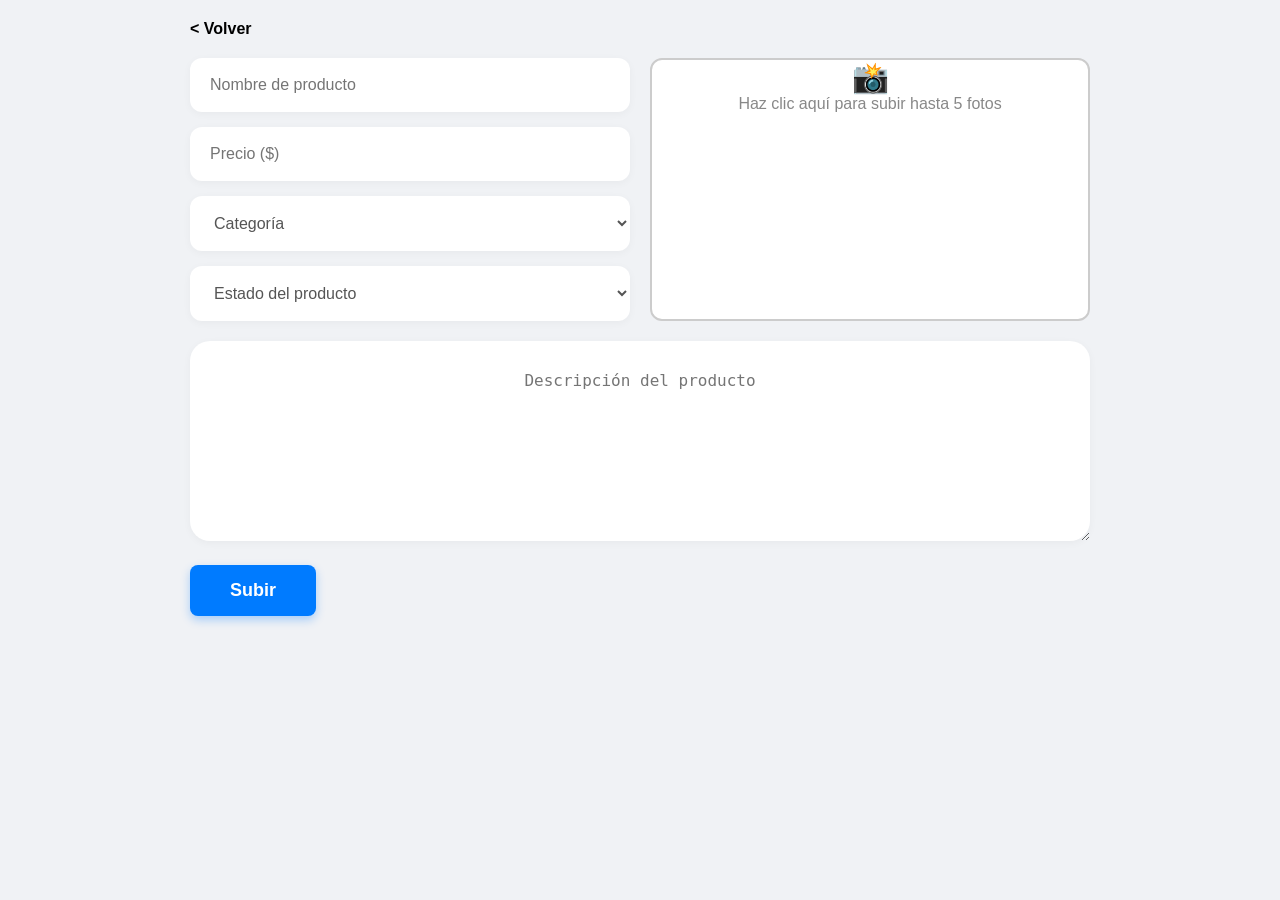
<file: html/post.html>
<!DOCTYPE html>
<html lang="es">
<head>
    <meta charset="UTF-8">
    <meta name="viewport" content="width=device-width, initial-scale=1.0">
    <title>Subir Publicación | Marketplace Unison</title>
    <link rel="stylesheet" href="../css/styleMain.css">
    <style>
        /* ========================================================
           EL NUEVO DISEÑO MINIMALISTA
           ======================================================== */
        body {
            background-color: #f0f2f5; /* El fondo gris clarito de la imagen */
            font-family: Arial, sans-serif;
            margin: 0;
            padding: 20px;
        }

        .contenedor-publicar {
            max-width: 900px;
            margin: 0 auto;
        }

        .volver-link {
            display: inline-block;
            font-weight: bold;
            color: #000;
            text-decoration: none;
            margin-bottom: 20px;
            font-size: 16px;
        }

        .volver-link:hover {
            text-decoration: underline;
        }

        /* --- LA CUADRÍCULA PRINCIPAL --- */
        .grid-superior {
            display: grid;
            grid-template-columns: 1fr 1fr; /* Mitad y mitad */
            gap: 20px;
            margin-bottom: 20px;
        }

        /* --- COLUMNA IZQUIERDA (Inputs) --- */
        .columna-inputs {
            display: flex;
            flex-direction: column;
            gap: 15px;
        }

        /* Estilo general para todos los campos blancos */
        .campo-blanco {
            background-color: #ffffff;
            border: none;
            padding: 18px 20px;
            border-radius: 12px;
            font-size: 16px;
            color: #555;
            box-shadow: 0 2px 8px rgba(0,0,0,0.04);
            width: 100%;
            box-sizing: border-box;
            outline: none;
            transition: box-shadow 0.2s;
        }

        .campo-blanco:focus {
            box-shadow: 0 4px 12px rgba(0,132,255,0.15);
        }

        /* --- COLUMNA DERECHA (La caja gigante de fotos) --- */
        .caja-fotos {
            background-color: #ffffff;
            border: 2px solid #ccc; /* Un borde gris sutil */
            border-radius: 12px;
            display: flex;
            flex-direction: column;
            align-items: center;
            justify-content: center;
            text-align: center;
            color: #888;
            cursor: pointer;
            position: relative;
            overflow: hidden;
            min-height: 250px;
        }

        .caja-fotos:hover {
            border-color: #0084ff;
            background-color: #f9fbfd;
        }

        /* Ocultamos el input de archivo real porque es feo, usaremos la caja como botón */
        #imagenes {
            display: none;
        }

        #preview-container {
            display: flex;
            flex-wrap: wrap;
            gap: 10px;
            padding: 10px;
            width: 100%;
            height: 100%;
            box-sizing: border-box;
            justify-content: center;
            align-items: center;
        }

        /* --- LA CAJA GIGANTE DE ABAJO (Descripción) --- */
        .caja-descripcion {
            background-color: #ffffff;
            border: none;
            padding: 30px;
            border-radius: 20px;
            font-size: 16px;
            color: #555;
            box-shadow: 0 2px 8px rgba(0,0,0,0.04);
            width: 100%;
            min-height: 200px;
            box-sizing: border-box;
            resize: vertical;
            outline: none;
            text-align: center; /* Centrado como en tu imagen */
        }

        /* --- EL BOTÓN DE SUBIR --- */
        .btn-subir {
            background-color: #007bff; /* El azul brillante de tu imagen */
            color: white;
            border: none;
            padding: 15px 40px;
            border-radius: 8px;
            font-size: 18px;
            font-weight: bold;
            cursor: pointer;
            margin-top: 20px;
            box-shadow: 0 4px 10px rgba(0, 123, 255, 0.3);
            transition: background-color 0.2s;
        }

        .btn-subir:hover {
            background-color: #0056b3;
        }

        .btn-subir:disabled {
            background-color: #cccccc;
            cursor: not-allowed;
            box-shadow: none;
        }
    </style>
</head>
<body>

    <div class="contenedor-publicar">

        <a href="main.html" class="volver-link">&lt; Volver</a>

        <form id="formPublicar" enctype="multipart/form-data">

            <div class="grid-superior">

                <div class="columna-inputs">
                    <input type="text" id="titulo" name="titulo" class="campo-blanco" placeholder="Nombre de producto" required>

                    <input type="number" id="precio" name="precio" class="campo-blanco" placeholder="Precio ($)" step="0.01" required>

                    <select id="categoria" name="categoria" class="campo-blanco" required>
                        <option value="" disabled selected>Categoría</option>
                        <option value="Tecnologia">Tecnología</option>
                        <option value="Ropa">Ropa</option>
                        <option value="Comida">Comida</option>
                        <option value="Libros">Libros</option>
                        <option value="Papeleria">Papelería</option>
                        <option value="Otros">Otros</option>
                    </select>

                    <select id="estado" name="estado" class="campo-blanco" required>
                        <option value="" disabled selected>Estado del producto</option>
                        <option value="Nuevo">Nuevo</option>
                        <option value="Usado - Como Nuevo">Usado - Como Nuevo</option>
                        <option value="Usado - Buen estado">Usado - Buen estado</option>
                        <option value="Usado - Aceptable">Usado - Aceptable</option>
                    </select>
                </div>

                <div class="caja-fotos" id="zona-click-fotos">
                    <div id="texto-fotos">
                        <span style="font-size: 30px;">📸</span><br>
                        Haz clic aquí para subir hasta 5 fotos
                    </div>
                    <input type="file" id="imagenes" name="imagenes[]" accept="image/*" multiple required>
                    <div id="preview-container"></div>
                </div>

            </div>

            <textarea id="descripcion" name="descripcion" class="caja-descripcion" placeholder="Descripción del producto"></textarea>

            <button type="submit" class="btn-subir">Subir</button>
            <div id="mensaje-respuesta" style="margin-top: 15px; font-weight: bold;"></div>

        </form>
    </div>

    <script src="../javascript/post.js"></script>
</body>
</html>
</file>
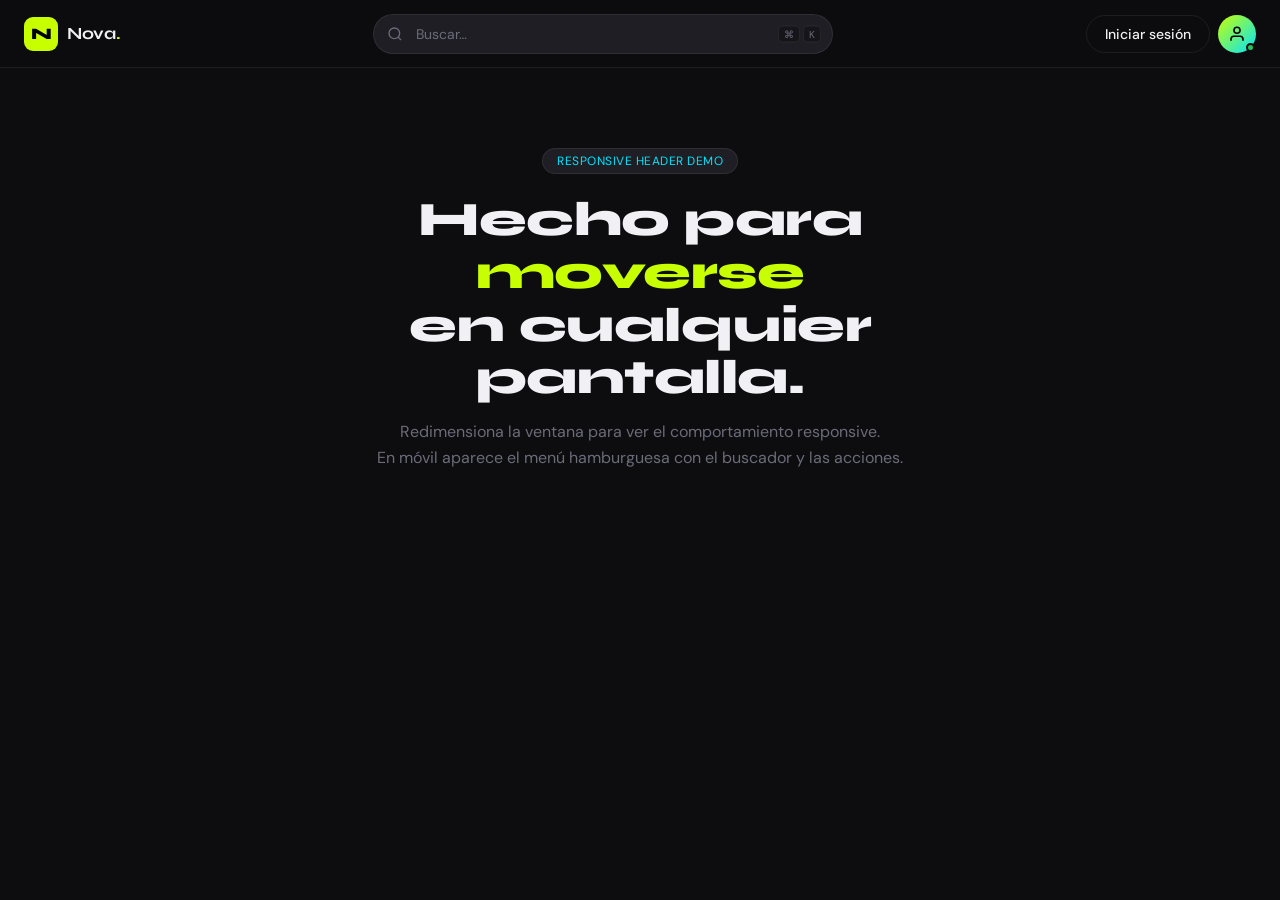
<file: zbasura/pruebas.html>
<!DOCTYPE html>
<html lang="es">
<head>
  <meta charset="UTF-8" />
  <meta name="viewport" content="width=device-width, initial-scale=1.0"/>
  <title>Header Responsive</title>
  <link href="https://fonts.googleapis.com/css2?family=Syne:wght@400;600;700;800&family=DM+Sans:wght@300;400;500&display=swap" rel="stylesheet"/>
  <style>
    *, *::before, *::after { box-sizing: border-box; margin: 0; padding: 0; }

    :root {
      --bg: #0d0d0f;
      --surface: #16161a;
      --surface2: #1e1e24;
      --border: rgba(255,255,255,0.07);
      --accent: #c8ff00;
      --accent2: #00e5ff;
      --text: #f0f0f5;
      --muted: #6b6b7a;
      --radius: 12px;
      --header-h: 68px;
    }

    body {
      background: var(--bg);
      font-family: 'DM Sans', sans-serif;
      color: var(--text);
      min-height: 100vh;
    }

    /* ── HEADER ── */
    header {
      position: sticky;
      top: 0;
      z-index: 100;
      height: var(--header-h);
      background: rgba(13,13,15,0.85);
      backdrop-filter: blur(18px) saturate(1.4);
      border-bottom: 1px solid var(--border);
      display: flex;
      align-items: center;
      padding: 0 24px;
      gap: 16px;
      animation: slideDown .45s cubic-bezier(.16,1,.3,1) both;
    }

    @keyframes slideDown {
      from { transform: translateY(-100%); opacity: 0; }
      to   { transform: translateY(0);     opacity: 1; }
    }

    /* ── LOGO ── */
    .logo {
      display: flex;
      align-items: center;
      gap: 9px;
      text-decoration: none;
      flex-shrink: 0;
    }
    .logo-mark {
      width: 34px; height: 34px;
      background: var(--accent);
      border-radius: 9px;
      display: grid; place-items: center;
      font-family: 'Syne', sans-serif;
      font-weight: 800;
      font-size: 16px;
      color: #000;
      letter-spacing: -.5px;
      transition: transform .2s ease;
    }
    .logo:hover .logo-mark { transform: rotate(-6deg) scale(1.08); }
    .logo-name {
      font-family: 'Syne', sans-serif;
      font-weight: 700;
      font-size: 17px;
      letter-spacing: -.3px;
      color: var(--text);
    }
    .logo-name span { color: var(--accent); }

    /* ── SEARCH ── */
    .search-wrap {
      flex: 1;
      max-width: 460px;
      margin: 0 auto;
      position: relative;
    }
    .search-wrap .icon {
      position: absolute;
      left: 14px; top: 50%;
      transform: translateY(-50%);
      color: var(--muted);
      pointer-events: none;
      transition: color .2s;
    }
    .search-input {
      width: 100%;
      height: 40px;
      background: var(--surface2);
      border: 1px solid var(--border);
      border-radius: 40px;
      padding: 0 16px 0 42px;
      font-family: 'DM Sans', sans-serif;
      font-size: 14px;
      color: var(--text);
      outline: none;
      transition: border-color .2s, box-shadow .2s, background .2s;
    }
    .search-input::placeholder { color: var(--muted); }
    .search-input:focus {
      background: var(--surface);
      border-color: var(--accent);
      box-shadow: 0 0 0 3px rgba(200,255,0,.1);
    }
    .search-input:focus + .icon,
    .search-wrap:focus-within .icon { color: var(--accent); }

    /* Kbd hint */
    .search-kbd {
      position: absolute;
      right: 12px; top: 50%;
      transform: translateY(-50%);
      display: flex; gap: 3px;
      pointer-events: none;
    }
    .search-kbd kbd {
      background: var(--surface);
      border: 1px solid var(--border);
      border-radius: 5px;
      padding: 1px 5px;
      font-size: 10px;
      color: var(--muted);
      font-family: 'DM Sans', sans-serif;
    }
    .search-input:focus ~ .search-kbd { opacity: 0; }

    /* ── RIGHT ACTIONS ── */
    .actions {
      display: flex;
      align-items: center;
      gap: 8px;
      flex-shrink: 0;
    }

    /* Login button */
    .btn-login {
      height: 38px;
      padding: 0 18px;
      background: transparent;
      border: 1px solid var(--border);
      border-radius: 40px;
      font-family: 'DM Sans', sans-serif;
      font-size: 14px;
      font-weight: 500;
      color: var(--text);
      cursor: pointer;
      transition: border-color .2s, background .2s, color .2s;
      white-space: nowrap;
    }
    .btn-login:hover {
      border-color: rgba(255,255,255,.25);
      background: var(--surface2);
    }

    /* Profile avatar */
    .btn-profile {
      width: 38px; height: 38px;
      border-radius: 50%;
      background: linear-gradient(135deg, #c8ff00 0%, #00e5ff 100%);
      border: none;
      cursor: pointer;
      display: grid; place-items: center;
      position: relative;
      transition: transform .2s, box-shadow .2s;
      flex-shrink: 0;
    }
    .btn-profile:hover {
      transform: scale(1.08);
      box-shadow: 0 0 0 3px rgba(200,255,0,.2), 0 4px 16px rgba(0,0,0,.4);
    }
    .btn-profile svg { color: #000; }

    /* Online dot */
    .btn-profile::after {
      content: '';
      position: absolute;
      bottom: 1px; right: 1px;
      width: 9px; height: 9px;
      background: #22c55e;
      border-radius: 50%;
      border: 2px solid var(--bg);
    }

    /* Profile dropdown */
    .profile-wrap {
      position: relative;
    }
    .dropdown {
      position: absolute;
      top: calc(100% + 12px);
      right: 0;
      width: 220px;
      background: var(--surface);
      border: 1px solid var(--border);
      border-radius: var(--radius);
      padding: 8px;
      box-shadow: 0 20px 60px rgba(0,0,0,.6);
      opacity: 0;
      pointer-events: none;
      transform: translateY(-8px) scale(.97);
      transform-origin: top right;
      transition: opacity .2s, transform .2s;
    }
    .profile-wrap.open .dropdown {
      opacity: 1;
      pointer-events: all;
      transform: translateY(0) scale(1);
    }
    .dropdown-header {
      padding: 10px 10px 8px;
      border-bottom: 1px solid var(--border);
      margin-bottom: 6px;
    }
    .dropdown-header .name {
      font-family: 'Syne', sans-serif;
      font-weight: 600;
      font-size: 14px;
    }
    .dropdown-header .email {
      font-size: 12px;
      color: var(--muted);
      margin-top: 2px;
    }
    .dropdown a {
      display: flex;
      align-items: center;
      gap: 10px;
      padding: 9px 10px;
      border-radius: 8px;
      font-size: 13.5px;
      color: var(--text);
      text-decoration: none;
      transition: background .15s;
    }
    .dropdown a:hover { background: var(--surface2); }
    .dropdown a svg { color: var(--muted); flex-shrink: 0; }
    .dropdown .divider { height: 1px; background: var(--border); margin: 6px 0; }
    .dropdown .logout { color: #ff6b6b; }
    .dropdown .logout svg { color: #ff6b6b; }

    /* ── HAMBURGER ── */
    .hamburger {
      display: none;
      flex-direction: column;
      gap: 5px;
      background: none;
      border: none;
      cursor: pointer;
      padding: 4px;
      flex-shrink: 0;
    }
    .hamburger span {
      display: block;
      width: 22px; height: 2px;
      background: var(--text);
      border-radius: 2px;
      transition: transform .3s, opacity .3s;
    }
    .hamburger.open span:nth-child(1) { transform: translateY(7px) rotate(45deg); }
    .hamburger.open span:nth-child(2) { opacity: 0; }
    .hamburger.open span:nth-child(3) { transform: translateY(-7px) rotate(-45deg); }

    /* ── MOBILE NAV DRAWER ── */
    .mobile-menu {
      display: none;
      position: fixed;
      top: var(--header-h);
      left: 0; right: 0;
      background: rgba(13,13,15,.97);
      backdrop-filter: blur(20px);
      border-bottom: 1px solid var(--border);
      padding: 16px 20px 24px;
      transform: translateY(-10px);
      opacity: 0;
      pointer-events: none;
      transition: opacity .25s, transform .25s;
      z-index: 99;
    }
    .mobile-menu.open {
      opacity: 1;
      transform: translateY(0);
      pointer-events: all;
    }
    .mobile-search {
      position: relative;
      margin-bottom: 14px;
    }
    .mobile-search .icon {
      position: absolute;
      left: 14px; top: 50%;
      transform: translateY(-50%);
      color: var(--muted);
    }
    .mobile-search input {
      width: 100%;
      height: 44px;
      background: var(--surface2);
      border: 1px solid var(--border);
      border-radius: 40px;
      padding: 0 16px 0 42px;
      font-family: 'DM Sans', sans-serif;
      font-size: 15px;
      color: var(--text);
      outline: none;
    }
    .mobile-search input::placeholder { color: var(--muted); }
    .mobile-search input:focus { border-color: var(--accent); }

    .mobile-user {
      display: flex;
      align-items: center;
      gap: 12px;
      padding: 14px 4px;
      border-top: 1px solid var(--border);
    }
    .mobile-avatar {
      width: 42px; height: 42px;
      border-radius: 50%;
      background: linear-gradient(135deg, #c8ff00 0%, #00e5ff 100%);
      display: grid; place-items: center;
      flex-shrink: 0;
    }
    .mobile-user-info .name { font-family: 'Syne', sans-serif; font-weight: 600; font-size: 15px; }
    .mobile-user-info .role { font-size: 12px; color: var(--muted); }

    .mobile-actions {
      display: flex;
      flex-direction: column;
      gap: 4px;
      margin-top: 6px;
    }
    .mobile-actions a {
      display: flex;
      align-items: center;
      gap: 12px;
      padding: 11px 12px;
      border-radius: 10px;
      font-size: 14px;
      color: var(--text);
      text-decoration: none;
      transition: background .15s;
    }
    .mobile-actions a:hover { background: var(--surface2); }
    .mobile-actions a svg { color: var(--muted); }
    .btn-login-mobile {
      width: 100%;
      height: 46px;
      background: var(--accent);
      border: none;
      border-radius: 40px;
      font-family: 'Syne', sans-serif;
      font-weight: 700;
      font-size: 15px;
      color: #000;
      cursor: pointer;
      margin-top: 12px;
      transition: opacity .2s;
    }
    .btn-login-mobile:hover { opacity: .88; }

    /* ── DEMO CONTENT ── */
    .demo {
      max-width: 800px;
      margin: 80px auto;
      padding: 0 24px;
      text-align: center;
    }
    .demo h1 {
      font-family: 'Syne', sans-serif;
      font-size: clamp(28px, 5vw, 48px);
      font-weight: 800;
      line-height: 1.1;
      letter-spacing: -.5px;
    }
    .demo h1 span { color: var(--accent); }
    .demo p { color: var(--muted); margin-top: 14px; font-size: 16px; line-height: 1.6; }
    .pill {
      display: inline-block;
      background: var(--surface2);
      border: 1px solid var(--border);
      border-radius: 40px;
      padding: 4px 14px;
      font-size: 12px;
      color: var(--accent2);
      margin-bottom: 20px;
      letter-spacing: .5px;
      text-transform: uppercase;
    }

    /* ── RESPONSIVE ── */
    @media (max-width: 700px) {
      .search-wrap, .btn-login { display: none; }
      .hamburger { display: flex; }
      .mobile-menu { display: block; }
      /* Show avatar on mobile always */
      .btn-profile { display: grid; }
    }

    @media (max-width: 400px) {
      .logo-name { display: none; }
    }
  </style>
</head>
<body>

<header>
  <!-- Logo -->
  <a class="logo" href="#">
    <div class="logo-mark">N</div>
    <span class="logo-name">Nova<span>.</span></span>
  </a>

  <!-- Search (desktop) -->
  <div class="search-wrap">
    <svg class="icon" width="16" height="16" fill="none" stroke="currentColor" stroke-width="2" viewBox="0 0 24 24"><circle cx="11" cy="11" r="8"/><path d="M21 21l-4.35-4.35"/></svg>
    <input class="search-input" type="search" placeholder="Buscar…" aria-label="Buscar"/>
    <div class="search-kbd">
      <kbd>⌘</kbd><kbd>K</kbd>
    </div>
  </div>

  <!-- Actions (desktop) -->
  <div class="actions">
    <button class="btn-login" id="loginBtn">Iniciar sesión</button>

    <div class="profile-wrap" id="profileWrap">
      <button class="btn-profile" id="profileBtn" aria-label="Perfil">
        <svg width="18" height="18" fill="none" stroke="currentColor" stroke-width="2.2" viewBox="0 0 24 24"><path d="M20 21v-2a4 4 0 0 0-4-4H8a4 4 0 0 0-4 4v2"/><circle cx="12" cy="7" r="4"/></svg>
      </button>
      <div class="dropdown" id="dropdown" role="menu">
        <div class="dropdown-header">
          <div class="name">María García</div>
          <div class="email">maria@novahq.io</div>
        </div>
        <a href="#"><svg width="15" height="15" fill="none" stroke="currentColor" stroke-width="2" viewBox="0 0 24 24"><path d="M20 21v-2a4 4 0 0 0-4-4H8a4 4 0 0 0-4 4v2"/><circle cx="12" cy="7" r="4"/></svg> Mi perfil</a>
        <a href="#"><svg width="15" height="15" fill="none" stroke="currentColor" stroke-width="2" viewBox="0 0 24 24"><rect x="3" y="3" width="7" height="7" rx="1"/><rect x="14" y="3" width="7" height="7" rx="1"/><rect x="3" y="14" width="7" height="7" rx="1"/><rect x="14" y="14" width="7" height="7" rx="1"/></svg> Dashboard</a>
        <a href="#"><svg width="15" height="15" fill="none" stroke="currentColor" stroke-width="2" viewBox="0 0 24 24"><circle cx="12" cy="12" r="3"/><path d="M19.07 4.93l-1.42 1.42M4.93 4.93l1.42 1.42M12 2v2M12 20v2M20 12h2M2 12h2M19.07 19.07l-1.42-1.42M4.93 19.07l1.42-1.42"/></svg> Configuración</a>
        <div class="divider"></div>
        <a href="#" class="logout"><svg width="15" height="15" fill="none" stroke="currentColor" stroke-width="2" viewBox="0 0 24 24"><path d="M9 21H5a2 2 0 0 1-2-2V5a2 2 0 0 1 2-2h4"/><polyline points="16 17 21 12 16 7"/><line x1="21" y1="12" x2="9" y2="12"/></svg> Cerrar sesión</a>
      </div>
    </div>
  </div>

  <!-- Hamburger (mobile) -->
  <button class="hamburger" id="hamburger" aria-label="Menú">
    <span></span><span></span><span></span>
  </button>
</header>

<!-- Mobile drawer -->
<div class="mobile-menu" id="mobileMenu">
  <div class="mobile-search">
    <svg class="icon" width="16" height="16" fill="none" stroke="currentColor" stroke-width="2" viewBox="0 0 24 24"><circle cx="11" cy="11" r="8"/><path d="M21 21l-4.35-4.35"/></svg>
    <input type="search" placeholder="Buscar…" aria-label="Buscar"/>
  </div>

  <div class="mobile-user">
    <div class="mobile-avatar">
      <svg width="20" height="20" fill="none" stroke="#000" stroke-width="2.2" viewBox="0 0 24 24"><path d="M20 21v-2a4 4 0 0 0-4-4H8a4 4 0 0 0-4 4v2"/><circle cx="12" cy="7" r="4"/></svg>
    </div>
    <div class="mobile-user-info">
      <div class="name">María García</div>
      <div class="role">Plan Pro · novahq.io</div>
    </div>
  </div>

  <div class="mobile-actions">
    <a href="#"><svg width="16" height="16" fill="none" stroke="currentColor" stroke-width="2" viewBox="0 0 24 24"><path d="M20 21v-2a4 4 0 0 0-4-4H8a4 4 0 0 0-4 4v2"/><circle cx="12" cy="7" r="4"/></svg> Mi perfil</a>
    <a href="#"><svg width="16" height="16" fill="none" stroke="currentColor" stroke-width="2" viewBox="0 0 24 24"><rect x="3" y="3" width="7" height="7" rx="1"/><rect x="14" y="3" width="7" height="7" rx="1"/><rect x="3" y="14" width="7" height="7" rx="1"/><rect x="14" y="14" width="7" height="7" rx="1"/></svg> Dashboard</a>
    <a href="#"><svg width="16" height="16" fill="none" stroke="currentColor" stroke-width="2" viewBox="0 0 24 24"><circle cx="12" cy="12" r="3"/><path d="M19.07 4.93l-1.42 1.42M4.93 4.93l1.42 1.42M12 2v2M12 20v2M20 12h2M2 12h2M19.07 19.07l-1.42-1.42M4.93 19.07l1.42-1.42"/></svg> Configuración</a>
  </div>

  <button class="btn-login-mobile">Iniciar sesión</button>
</div>

<!-- Demo page content -->
<div class="demo">
  <div class="pill">Responsive Header Demo</div>
  <h1>Hecho para <span>moverse</span><br/>en cualquier pantalla.</h1>
  <p>Redimensiona la ventana para ver el comportamiento responsive.<br/>En móvil aparece el menú hamburguesa con el buscador y las acciones.</p>
</div>

<script>
  // Profile dropdown
  const profileWrap = document.getElementById('profileWrap');
  const profileBtn  = document.getElementById('profileBtn');
  profileBtn.addEventListener('click', e => {
    e.stopPropagation();
    profileWrap.classList.toggle('open');
  });
  document.addEventListener('click', () => profileWrap.classList.remove('open'));

  // Mobile menu
  const hamburger  = document.getElementById('hamburger');
  const mobileMenu = document.getElementById('mobileMenu');
  hamburger.addEventListener('click', () => {
    hamburger.classList.toggle('open');
    mobileMenu.classList.toggle('open');
  });

  // Keyboard shortcut ⌘K / Ctrl+K
  document.addEventListener('keydown', e => {
    if ((e.metaKey || e.ctrlKey) && e.key === 'k') {
      e.preventDefault();
      document.querySelector('.search-input')?.focus();
    }
  });
</script>
</body>
</html>
</file>
<file: css/styleLogin.css>
body{
    margin:0;
    font-family: Arial, Helvetica, sans-serif;
    background:#f2f2f2;
}

/* centra todos */
.contenedor{
    display:flex;
    justify-content:center;
    align-items:center;
    /*height:100vh; */
}

/* caja del login form */
.login{
    background:white;
    padding:40px;
    border-radius:10px;
    width:300px;
    box-shadow:0px 0px 10px rgba(0,0,0,0.2);
}


img{
    width:  100%;
    height: auto;
    align-self: center;
}


/* titulo */
.login h2{
    text-align:center;
    margin-bottom:20px;
}

/* inputs */
.login input{
    width:100%;
    padding:10px;
    margin:10px 0;
    border:1px solid #ccc;
    border-radius:5px;
    box-sizing:border-box;

}

/* boton */
.login button{
    width:100%;
    padding:13px;
    border:none;
    background:#007BFF;
    color:white;
    border-radius:5px;
    cursor:pointer;
    box-sizing:border-box;

}

/* efecto hover */
.login button:hover{
    background:#0056b3;
}

.login .boton {

    width:100%;
    display:block;
    text-align:center;
    margin-top:20px ;
    padding:10px;
    border:1px solid #ccc;
    background:whitesmoke;
    color:black;
    border-radius:5px;
    cursor:pointer;
    text-decoration: none;
    font-weight:550;/*texto en negritas*/
    font-size: 15px;
    box-sizing:border-box;


}

.boton:hover {
  background-color: lightgray;
}

.link{
    color: #0089b3;
    text-decoration:none;
}

/* responsive para celular */
@media (max-width:480px){

.login{
    width:80%;
    padding:25px;
}

.contenedor{
    width: 100%;
    height: 100vh;
}


}
</file>
<file: css/styleMain.css>
* {
    margin: 0;
    padding: 0;
    box-sizing: border-box;
}

body {
    margin: 0;
    padding: 0;
    font-family: Arial, Helvetica, sans-serif;
    background: #f2f2f2;
}

header {
    display: flex;
    justify-content: space-between;
    align-items: center;
}


/*ESTILO DE LA PARTE DE ARRIBA DE LA NAVEGACION*/
.header {
    background-color: #f4a261;
}

header h1 {
    text-align: center;
    color: #1a237e;
    font-size: 24px;
    margin:10px 10px;
    padding:0 20px;

}


.cabecera {
    display: flex;
    align-items: center;
    gap: 16px;
    margin: 0 30px;
    width: auto;

}

.cabecera a {
    text-decoration: none;
    color: black;
}

/*diseño solo para el campo de busqueda */
.search-container {
    position: relative;
    display: flex;
    align-items: center;
    justify-content: flex-end;
}

.search-input {
    width: 40px;
    height: 40px;
    border-radius: 20px;
    border: 2px solid black;
    padding-left: 40px;
    transition: all 0.4s ease;
    outline: none;
    cursor: pointer;
    background: white;
}

.search-input:focus {
    width: 200px;
    cursor: text;

}
.search-input::placeholder {
    color: transparent; /* Hacemos el texto invisible */
    transition: color 0.3s ease; /* Una pequeña animación para que no aparezca de golpe */
}

/* 2. Estado focus (cuando le das clic o se expande) */
.search-input:focus::placeholder {
    color: #999; /* Aparece el color gris clásico del placeholder */
}


.search-icon {
    position: absolute;
    right: 10px;
    font-size: 18px;
    pointer-events: none;
}

/*fin del diseño de la barra de busqueda*/

/*fin del diseño del header*/


/*divisor contiene a sidebar y toda la area de productos*/
.divisor {
    display: flex;
    min-height: 100vh; /*hace que ocupe toda la pantalla y no se vea mocho*/
}


/*diseño del sidebar*/
.sidebar {
    min-width: 150px;
    width: 14%;
    padding: 20px;
    display: flex;
    flex-direction: column;
    gap: 12px;
    background-color: rgba(142, 208, 255, 0.59);

}

#logo {
    display: flex;
    width: 80%;
    align-self: center;

}

nav {
    display: flex;
    flex-direction: column;
    gap: 1rem;
}

.btn {
    width: 100%;
    height: 60px;
    padding: 14px;
    border-radius: 50px; /* bordes redondeados */
    border: 2px solid #333;
    background-color: #ddd;
    font-size: 16px;
    font-weight: bold;
    cursor: pointer;
}

.btn.activo {
    background-color: #1a237e; /* azul oscuro */
    color: white;
    border-color: #1a237e;
}

.btn:hover {
    background-color: #b0b0b0; /* efecto hover */
}

/*fin del diseño del sidebar*/


/*diseño del apartado de los prodctos*/
.div-productos {
    padding: 20px;
}

/*Inicio de la prueba------------------------------------------------------------------------*/
:root {
    --color-fondo: #f5f5f5;
    --color-blanco: #ffffff;
    --color-texto: #1a1a1a;
    --color-secundario: #666666;
    --color-borde: #e0e0e0;
    --color-acento: #2563eb; /* Azul para botones activos */
    --color-hover: #f0f0f0;
    --sombra-suave: 0 2px 8px rgba(0, 0, 0, 0.08);
    --radio-borde: 12px; /* Qué tan redondeadas son las esquinas */
}

/* ----- CONTENIDO PRINCIPAL ----- */
main {
    max-width: 1400px;
    margin: 0 10px;
    padding: 1.5rem 2rem;
    /*No tocar por nada del mundo */
    flex-grow: 1;           /* Le dice al main: "Toma todo el espacio libre que quede a la derecha" */
    min-width: 0;           /* Evita un bug raro de desbordamiento en flexbox */
}

/* ----- FILTROS DE CATEGORÍA ----- */
.filtros {
    display: flex;
    gap: 8px;
    flex-wrap: wrap;
    margin-bottom: 1.5rem;
}

.btn-categoria {
    padding: 6px 16px;
    border: 1px solid var(--color-borde);
    border-radius: 999px; /* Pastilla completamente redondeada */
    background: var(--color-blanco);
    color: var(--color-secundario);
    font-size: 0.875rem;
    cursor: pointer;
    transition: all 0.15s;
}

.btn-categoria:hover {
    border-color: #aaa;
    color: var(--color-texto);
}

/* Clase "activo" para el botón seleccionado */
.btn-categoria.activo {
    background: var(--color-texto);
    color: var(--color-blanco);
    border-color: var(--color-texto);
}

/* ----- INFORMACIÓN DE RESULTADOS ----- */
.info-resultados {
    font-size: 0.875rem;
    color: var(--color-secundario);
    margin-bottom: 1rem;
}

/* ----- GRID DE TARJETAS ----- */
/* auto-fill + minmax = crea tantas columnas como quepan,
               cada una de mínimo 220px y máximo 1fr (espacio disponible) */
.grid-productos {
    display: grid;
    grid-template-columns: repeat(auto-fill, minmax(220px, 1fr));
    gap: 16px;
}

/* ----- TARJETA DE PRODUCTO ----- */
.tarjeta {
    background: var(--color-blanco);
    border: 1px solid var(--color-borde);
    border-radius: var(--radio-borde);
    overflow: hidden;
    cursor: pointer;
    transition: transform 0.15s, box-shadow 0.15s;

    display: flex;
    flex-direction: column;
    overflow: hidden;
}

/* Efecto al pasar el mouse encima */
.tarjeta:hover {
    transform: translateY(-3px);
    box-shadow: var(--sombra-suave);
}

/* La imagen del producto */
.tarjeta-imagen {
    width: 100%;
    height: 200px !important; /* Le forzamos la altura */
    flex: 0 0 200px; /*  Le prohibimos a esta caja crecer o encogerse */
    overflow: hidden;
    padding: 0 !important;
}

.tarjeta-imagen img {
    width: 100%;
    height: 100%;
    object-fit: cover;/*otra opcion es "contain"  */
    display: block;
}

.tarjeta-cuerpo {
    flex: 1; /* Esto le dice al texto: "Tú toma todo el espacio que sobra" */
    padding: 15px; /* Para que el texto no se pegue a las orillas */
    display: flex;
    flex-direction: column;
}

/* Badge de categoría */
.tarjeta-categoria {
    font-size: 0.7rem;
    color: var(--color-acento);
    text-transform: uppercase;
    letter-spacing: 0.05em;
    font-weight: 600;
    margin-bottom: 4px;
}

.tarjeta-nombre {
    font-size: 0.95rem;
    font-weight: 600;
    color: var(--color-texto);
    margin-bottom: 4px;
    line-height: 1.4;
}

.tarjeta-descripcion {
    font-size: 0.8rem;
    color: var(--color-secundario);
    margin-bottom: 10px;
    line-height: 1.5;
}

/* Fila de precio y calificación */
.tarjeta-pie {
    display: flex;
    align-items: center;
    justify-content: space-between;
}

.tarjeta-precio {
    font-size: 1.1rem;
    font-weight: 700;
    color: var(--color-texto);
}

.tarjeta-rating {
    font-size: 0.78rem;
    color: var(--color-secundario);
}

/* ----- ESTADOS ESPECIALES ----- */

/* Cuando está cargando datos */
.estado-cargando {
    text-align: center;
    padding: 3rem;
    color: var(--color-secundario);
    font-size: 1rem;
    grid-column: 1 / -1; /* Ocupa todas las columnas */
}

/* Cuando no hay resultados */
.estado-vacio {
    text-align: center;
    padding: 3rem;
    color: var(--color-secundario);
    font-size: 0.95rem;
    grid-column: 1 / -1;
}

/* Cuando hay un error de conexión */
.estado-error {
    text-align: center;
    padding: 3rem;
    color: #dc2626;
    font-size: 0.95rem;
    grid-column: 1 / -1;
}

/*------------------prieba----------------------------------------*/

/* =========================================================
   ESTILOS DE LOS BOTONES DE CATEGORÍA
   ========================================================= */
.btn-categoria {
    display: block;          /* Hace que el botón se comporte como un bloque */
    width: 100%;             /* Todos los botones medirán lo mismo de ancho */
    padding: 12px 15px;      /* Espacio interno para que no se vean apretados */
    margin-bottom: 8px;      /* Separación entre botones */
    border: none;
    border-radius: 8px;      /* Bordes redondeados modernos */
    background-color: #f8f9fa; /* Color gris muy clarito por defecto */
    color: #333;
    font-size: 16px;
    text-align: left;        /* Texto alineado a la izquierda se lee mejor en listas */
    cursor: pointer;
    transition: background-color 0.2s ease; /* Animación suave */
}

/* Efecto cuando pasas el mouse por encima */
.btn-categoria:hover {
    background-color: #e2e6ea;
}

/* El botón que está seleccionado actualmente */
.btn-categoria.activo {
    background-color: #007bff; /* Cambia esto al color principal de tu uni/app */
    color: white;
    font-weight: bold;
}





/* =========================================================
   WAFFLE MENU (Menú de 9 puntos)
   ========================================================= */
.menu-waffle-contenedor {
    position: relative; /* Para que la lista flote justo debajo de este ícono */
    display: inline-block;
}

.btn-waffle {
    background: none;
    border: none;
    cursor: pointer;
    padding: 8px;
    border-radius: 50%;
    display: flex;
    align-items: center;
    justify-content: center;
    color: #5f6368; /* Color gris tipo Google */
    transition: background-color 0.2s ease;
}

/* El circulito gris que sale cuando le pasas el mouse por encima */
.btn-waffle:hover {
    background-color: #f1f3f4;
}

.dropdown-waffle {
    display: none; /* Oculto por defecto */
    position: absolute;
    top: 100%;
    right: 0; /* Alineado a la derecha */
    left: auto;
    background-color: #ffffff;
    min-width: 220px;
    box-shadow: 0 4px 12px rgba(0,0,0,0.15); /* Sombrita elegante */
    border-radius: 8px;
    padding: 8px 0;
    z-index: 1000; /* Asegura que siempre esté por encima de todo */
}

/* Esta clase se la vamos a poner y quitar con JavaScript */
.dropdown-waffle.activo {
    display: block;
}

.item-dropdown {
    display: block;
    padding: 12px 20px;
    color: #3c4043;
    text-decoration: none;
    font-size: 15px;
    transition: background-color 0.2s;
}

.item-dropdown:hover {
    background-color: #f1f3f4;
}

.divisor-dropdown {
    height: 1px;
    background-color: #e0e0e0;
    margin: 8px 0;
}

.text-rojo {
    color: #d93025 !important;
}

/*------------------------------------------------------------------------------*/
/*------------------------------------------------------------------------------*/
/*------------------------------------------------------------------------------*/

@media(max-width: 1440px) {
    .filtros{
        display: none;
    }

}



/*  responsive para tablet*/
@media (max-width: 768px) {
    #logo {display: none  }

    /* Cambiamos la dirección para que se apilen verticalmente */
    .divisor {
        flex-direction: column;
        padding: 10px;
    }


    main{
        width: auto;
        margin: 0;
        padding: 20px;
    }

    /* Convertimos el contenedor de botones en un scroll horizontal (Estilo YouTube) */
    #contenedorFiltros {
        display: flex;
        flex-direction: row;     /* Los ponemos en fila */
        overflow-x: auto;        /* Activamos el scroll horizontal si no caben */
        gap: 10px;               /* Espacio entre botones */
        padding-bottom: 10px;    /* Espacio para la barrita de scroll */
    }

    /* Ajustamos los botones solo para el celular */
    .btn-categoria {
        width: auto;             /* Volvemos a dejar que tomen su tamaño natural */
        margin-bottom: 0;        /* Quitamos el margen de abajo */
        white-space: nowrap;     /* Forzamos a que el texto "Electrónicos" no se parta en dos líneas */
        text-align: center;      /* Centramos el texto del botón */
        flex-shrink: 0;          /* Evitamos que los botones se aplasten entre sí */
    }

    /* Ocultar la barra de scroll en celulares para que se vea más limpio */
    #contenedorFiltros::-webkit-scrollbar {
        display: none;
    }

    /*Por alguna razon si la cambio a aside no funciona*/
    /* El sidebar ahora ocupa todo el ancho arriba */
    .sidebar {
        width: 100% !important;
        min-width: 100%;
        display: flex !important;
        flex-direction: row;
        overflow-x: auto; /* Si hay muchos botones, permite scroll horizontal */
        padding: 10px;
        gap: 8px;
    }


    .sidebar nav {
        flex-direction: row; /* Menú en horizontal */
        width: auto;
    }

    .btn {
        height: auto;
        padding: 8px 15px;
        white-space: nowrap; /* Evita que el texto del botón se rompa en 2 líneas */
    }


}








/* responsive para celular */
@media (max-width: 480px) {

    header h1{  display: none   }

    h4 { display: none }

    .header{
        margin:0;
        justify-content: flex-end;

    }

    .search-container {
        width: 180px;

    }

    .header{
        margin:0;
        justify-content: flex-end;

    }

    /* Asegúrate de que el sidebar siga siendo un flexbox */
    .sidebar {
        display: flex;

    }

    /* El contenedor principal de productos */
    .div-productos {
        padding: 10px;
    }


}
</file>
<file: css/styleChat.css>
/* =========================================================
   DISEÑO DEL CHAT (Tipo WhatsApp/Messenger)
   ========================================================= */
body {
    background-color: #f0f2f5;
    display: flex;
    flex-direction: column;
    height: 100vh; /* Que ocupe exactamente el 100% de la altura de la pantalla */
    margin: 0;
}

/* --- Cabecera --- */
.chat-header {
    background-color: #ffffff;
    padding: 10px 20px;
    display: flex;
    align-items: center;
    gap: 15px;
    box-shadow: 0 2px 4px rgba(0,0,0,0.1);
    z-index: 10;
}

.btn-volver {
    background: none;
    border: none;
    color: #0084ff;
    font-size: 16px;
    cursor: pointer;
    font-weight: bold;
}

.info-contacto {
    display: flex;
    align-items: center;
    gap: 10px;
}

.info-contacto h3 { margin: 0; font-size: 16px; }
.subtitulo-prod { margin: 0; font-size: 12px; color: #65676b; }
.avatar-mini { width: 40px; height: 40px; background: #e4e6eb; border-radius: 50%; display: flex; align-items: center; justify-content: center; }

/* --- Área de Mensajes --- */
.chat-contenedor {
    flex-grow: 1; /* Toma todo el espacio sobrante en medio */
    padding: 20px;
    overflow-y: auto; /* Permite hacer scroll si hay muchos mensajes */
    display: flex;
    flex-direction: column;
    gap: 10px;
}

/* Globos de mensaje por defecto (Recibidos - Izquierda) */
.burbuja {
    max-width: 70%;
    padding: 10px 15px;
    border-radius: 18px;
    font-size: 15px;
    line-height: 1.4;
    word-wrap: break-word;
}

.mensaje-recibido {
    background-color: #e4e6eb;
    color: #050505;
    align-self: flex-start; /* Se pega a la izquierda */
    border-bottom-left-radius: 4px;
}

/* Globos de mensaje enviados (Derecha - Azul) */
.mensaje-enviado {
    background-color: #0084ff;
    color: white;
    align-self: flex-end; /* Se pega a la derecha */
    border-bottom-right-radius: 4px;
}

.mensaje-sistema {
    text-align: center;
    color: #888;
    font-size: 12px;
    margin: 10px 0;
}

/* --- Barra de Input --- */
.chat-input-area {
    background-color: #ffffff;
    padding: 15px 20px;
    display: flex;
    gap: 10px;
}

#input-mensaje {
    flex-grow: 1;
    padding: 12px 15px;
    border: 1px solid #ccd0d5;
    border-radius: 20px;
    font-size: 15px;
    outline: none;
}

#btn-enviar-mensaje {
    background-color: #0084ff;
    color: white;
    border: none;
    border-radius: 20px;
    padding: 0 20px;
    font-weight: bold;
    cursor: pointer;
}
</file>
